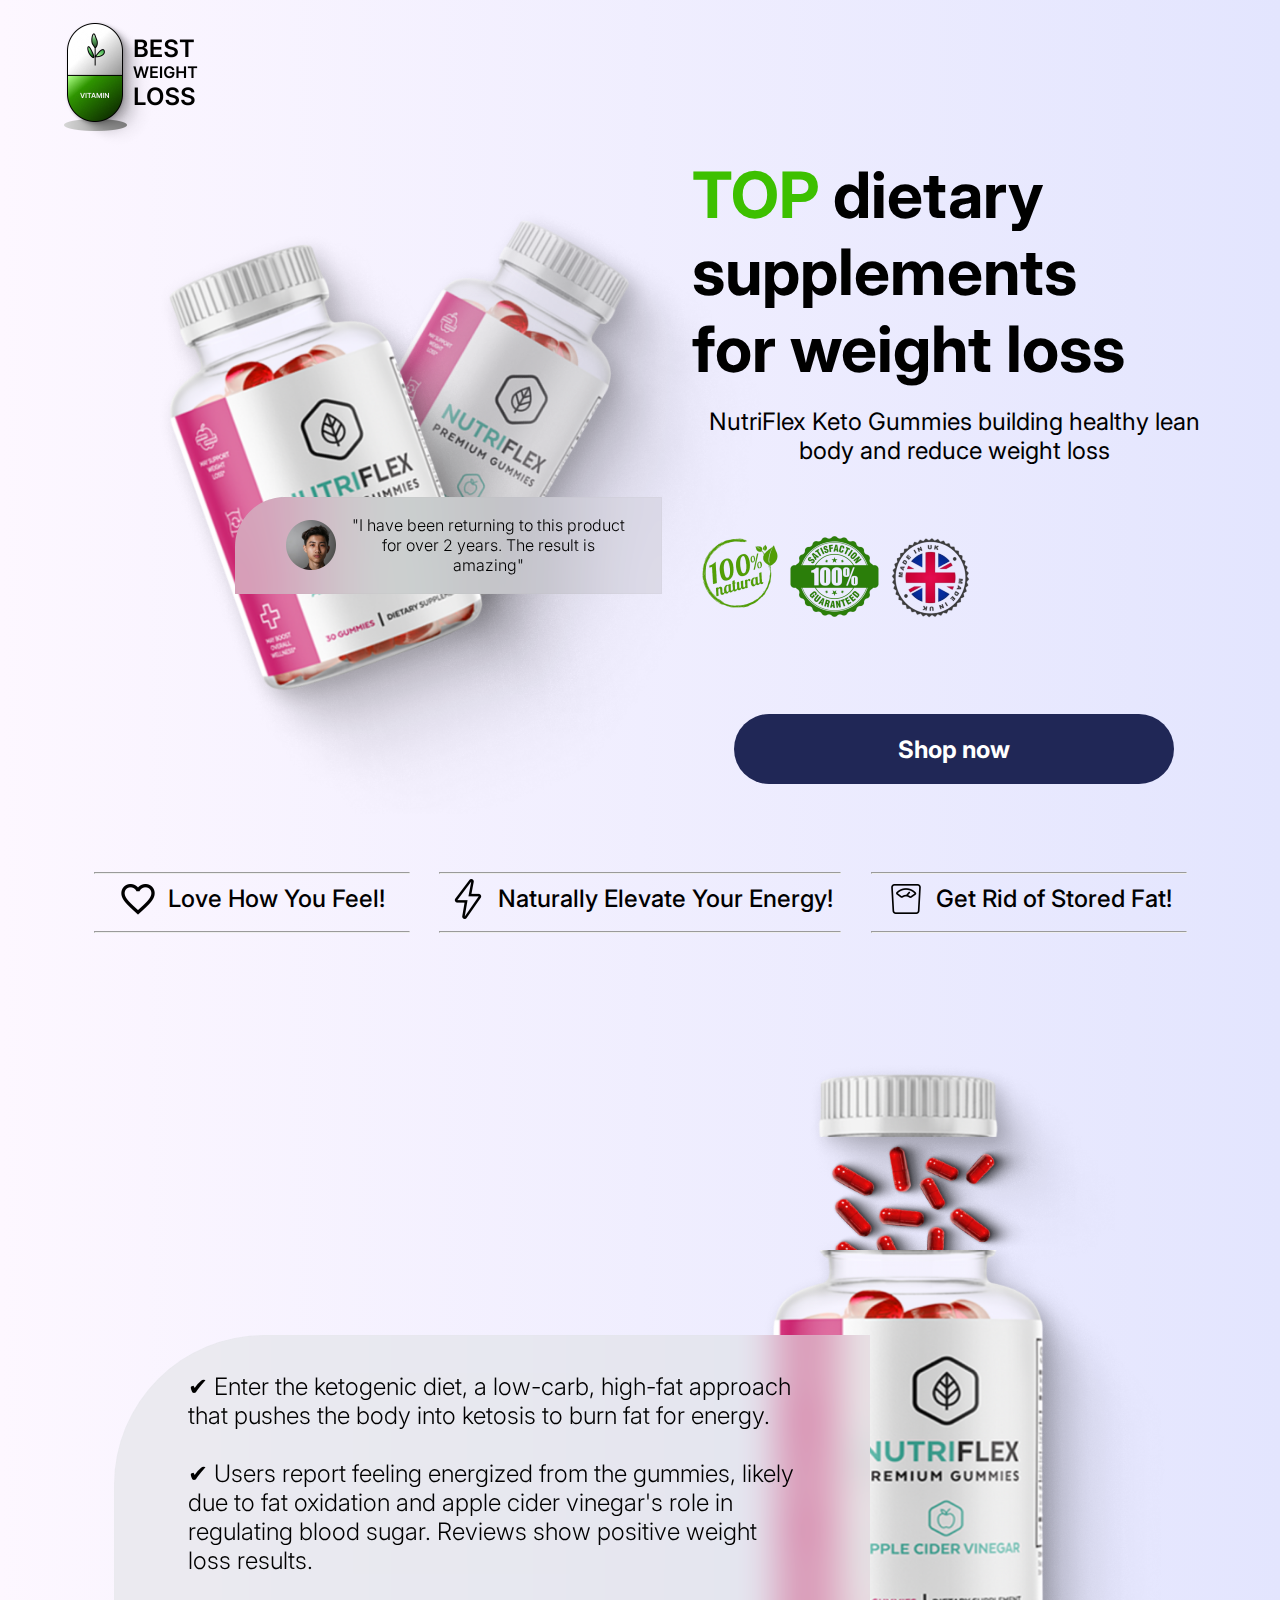
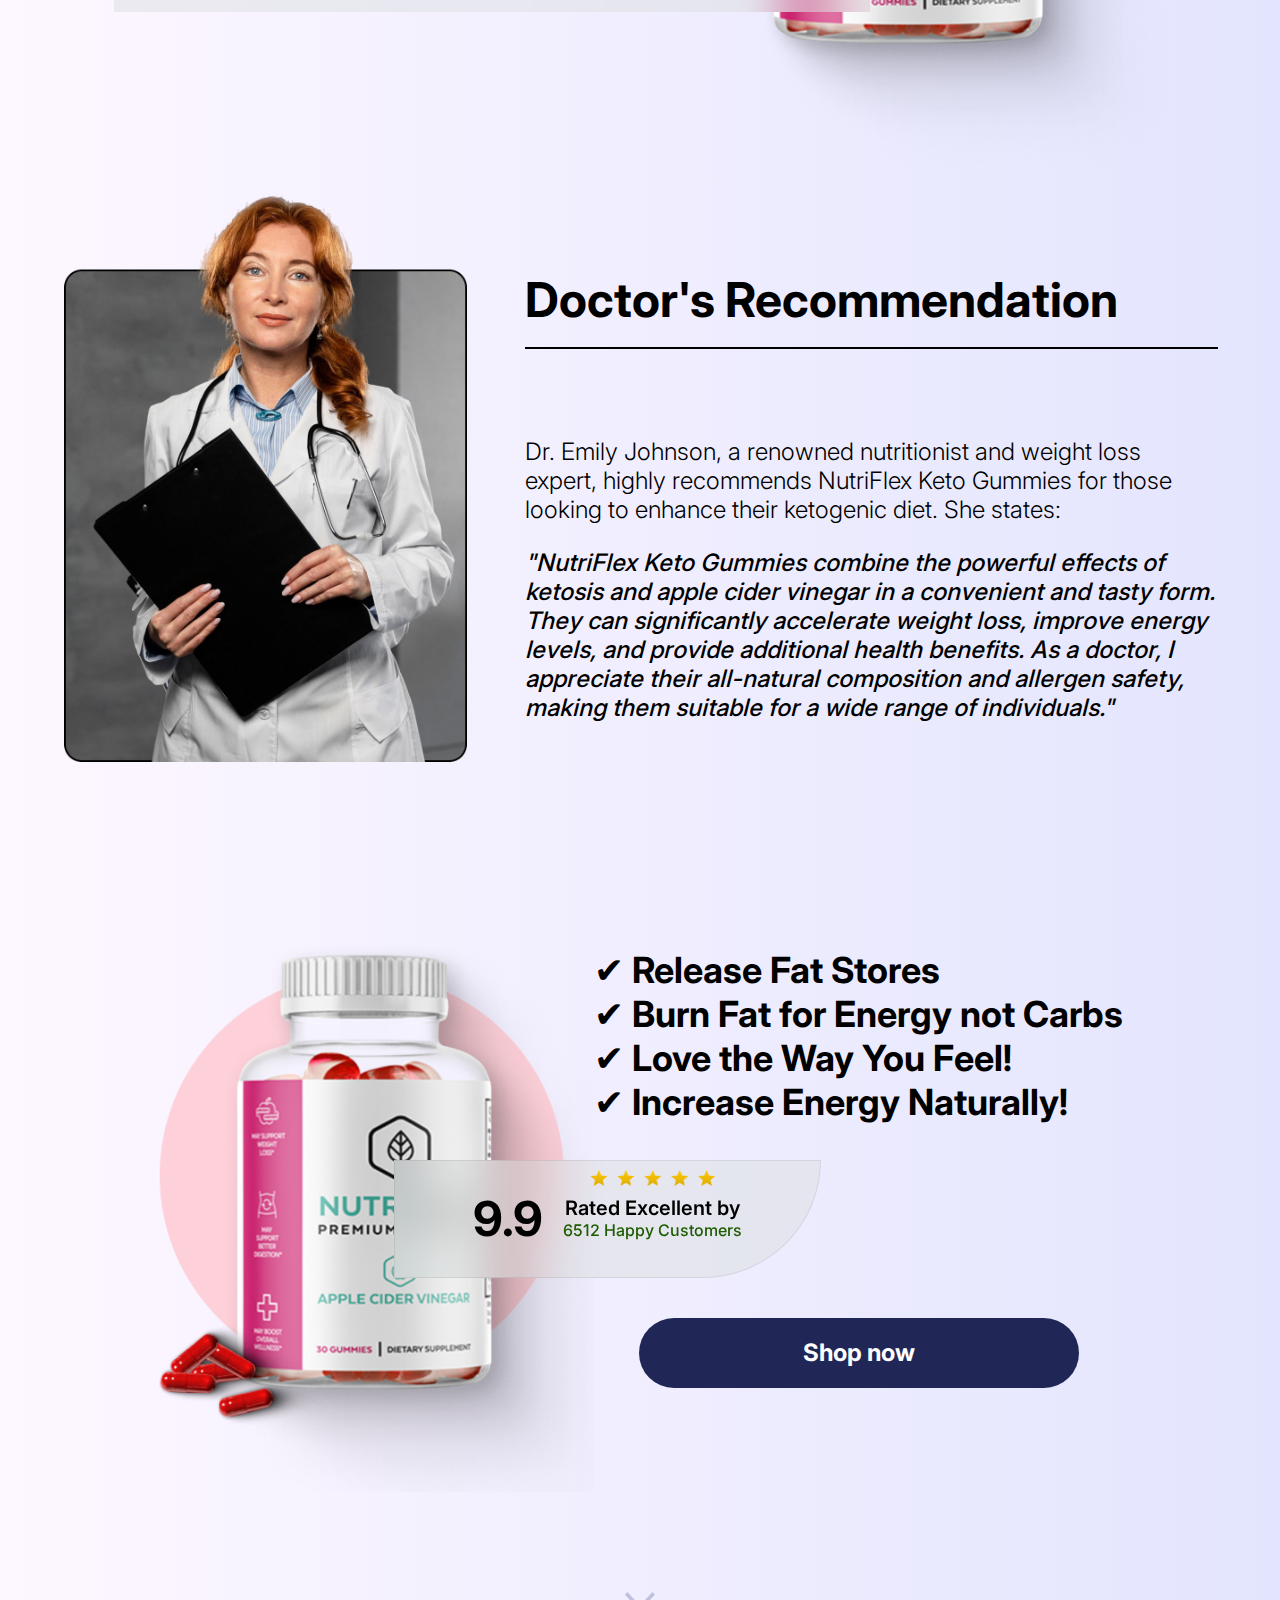
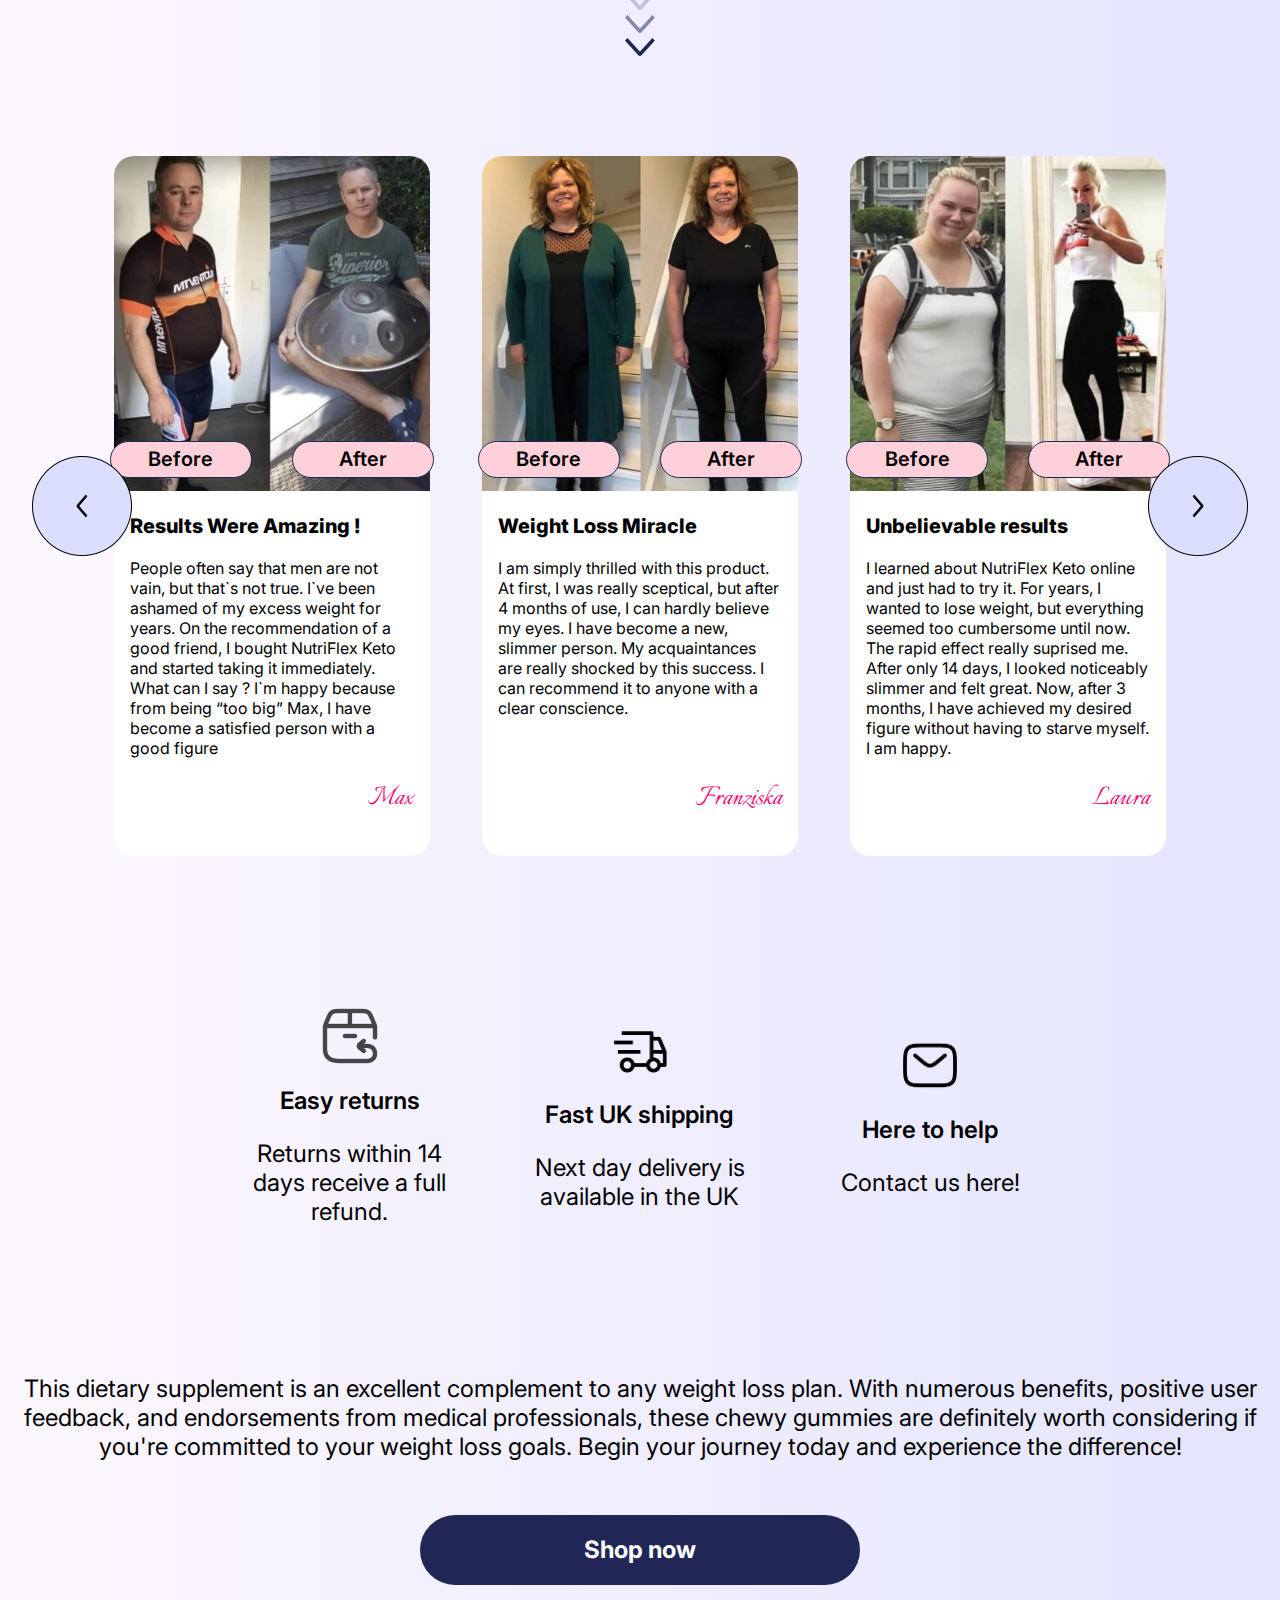
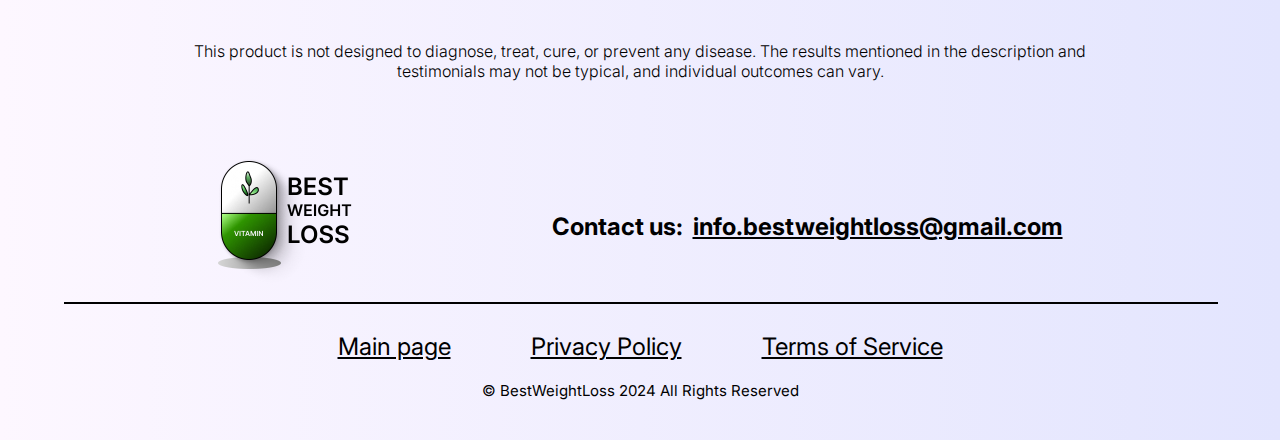
<file: index.html>
<!DOCTYPE html>
<html lang="en">
<head>
    <meta charset="UTF-8">
    <meta name="viewport" content="width=device-width, initial-scale=1.0">
    <title>Best Weight Loss</title>
    <link rel="stylesheet" href="style/css.css">
    <link rel="shortcut icon" href="img/logo.png" type="image/x-icon">
</head>
<body>

    <div class="logo">
        <div class="logo_blokc">
            <a href="/">
            <img src="img/logo.png" alt="">
            </a>
            <img class="mob_menu" data-act="" src="img/menu.png" alt="">
            <div class="menu_abs">
                <a href="/">Main page</a>
                <a href="privacy.html">Privacy Policy</a>
                <a href="terms.html">Terms of Service</a>
            </div>
        </div>
    </div>

    <div class="dietary">
        <div class="dietary_blokc">
            <div class="dietary_top_cont">
            <div class="dietary_cont">
                <img src="img/image-1.png" alt="">
                <h5>"I have been returning to this product for over 2 years. The result is amazing"</h5>
            </div>
        </div>
            <div class="dietary_text">
                <h1><span>TOP</span> dietary supplements <br> for weight loss</h1>
                <p>NutriFlex Keto Gummies building healthy lean body and reduce weight loss</p>
                <div class="dietary_1">
                    <img src="img/icon-1.png" alt="">
                    <img src="img/icon-2.png" alt="">
                    <img src="img/icon-3.png" alt="">
                </div>
                <div class="dietary_2">
                    <a href="shop.html">Shop now</a>
                </div>
            </div>
        </div>
    </div>

    <div class="naturally">
        <div class="naturally_blokc">
            <div class="naturally_cont">
                <hr>
                <div class="naturally_text">
                    <img src="img/icon-4.png" alt="">
                    <h4>Love How You Feel!</h4>
                </div>
                <hr>
            </div>
            <div class="naturally_cont">
                <hr class="big">
                <div class="naturally_text">
                    <img src="img/icon-5.png" alt="">
                    <h4>Naturally Elevate Your Energy!</h4>
                </div>
                <hr class="big">
            </div>
            <div class="naturally_cont">
                <hr>
                <div class="naturally_text">
                    <img src="img/icon-6.png" alt="">
                    <h4>Get Rid of Stored Fat!</h4>
                </div>
                <hr>
            </div>
        </div>
    </div>

    <div class="enter">
        <div class="enter_blokc">
            <div class="enter_cont">
                <p>
                    ✔ Enter the ketogenic diet, a low-carb, high-fat approach that pushes the body into ketosis to burn fat for energy.
                    <br><br>
                    ✔ Users report feeling energized from the gummies, likely due to fat oxidation and apple cider vinegar's role in regulating blood sugar. Reviews show positive weight loss results.
                </p>
            </div>
            <img src="img/photo-2.png" alt="">
        </div>
    </div>

    <div class="doctor">
        <div class="doctor_blokc">
            <img src="img/image.png" alt="">
            <div class="doctor_cont">
                <h1>Doctor's <br>Recommendation</h1>
                <hr>
                <p>Dr. Emily Johnson, a renowned nutritionist and weight loss expert, highly recommends NutriFlex Keto Gummies for those looking to enhance their ketogenic diet. She states:</p>
                <h5>"NutriFlex Keto Gummies combine the powerful effects of ketosis and apple cider vinegar in a convenient and tasty form. They can significantly accelerate weight loss, improve energy levels, and provide additional health benefits. As a doctor, I appreciate their all-natural composition and allergen safety, making them suitable for a wide range of individuals."</h5>
            </div>
        </div>
    </div>

    <div class="stores">
        <div class="stores_blokc">
            <img src="img/photo-3.png" class="pc_img" alt="">
            <div class="stores_cont">
                <img src="img/photo-3.png" class="mob_img" alt="">
                <h3 class="pc_img">
                   <span> ✔</span> Release Fat Stores <br>
                   <span> ✔</span> Burn Fat for Energy not Carbs <br>
                   <span> ✔</span> Love the Way You Feel! <br>
                   <span> ✔</span> Increase Energy Naturally!
                </h3>
                <div class="stores_1">
                    <h4>9.9</h4>
                    <div class="stores_2">
                        <img src="img/stars.png" alt="">
                        <h4>Rated Excellent by</h4>
                        <h5>6512 Happy Customers</h5>
                    </div>
                </div>
                <h3 class="mob_img">
                    <span> ✔</span> Release Fat Stores <br>
                    <span> ✔</span> Burn Fat for Energy not Carbs <br>
                    <span> ✔</span> Love the Way You Feel! <br>
                    <span> ✔</span> Increase Energy Naturally!
                 </h3>
                <div class="center">
                <a href="shop.html">Shop now</a>
            </div>
            </div>
        </div>
    </div>

    <div class="image">
        <img src="img/frame.png" alt="">
    </div>

    <div class="before none" >
        <div class="before_blokc" id="first">
            <img class="knopka_1 prev" src="img/btn-1.png" alt="">
            <div class="before_cont">
                <img src="img/before-1.png" alt="">
                <div class="bef">
                    <h4>Before</h4>
                    <h4>After</h4>
                </div>
                <h5>Results Were Amazing !</h5>
                <p>People often say that men are not vain, but that`s not true. I`ve been ashamed of my excess weight for years. On the recommendation of a good friend, I bought NutriFlex Keto and started taking it immediately. What can I say ? I`m happy because from being “too big” Max, I have become a satisfied person with a good figure</p>
                    <h3>Max</h3>
            </div>
            <div class="before_cont none">
                <img src="img/before-2.png" alt="">
                <div class="bef">
                    <h4>Before</h4>
                    <h4>After</h4>
                </div>
                <h5>Weight Loss Miracle</h5>
                <p>I am simply thrilled with this product. At first, I was really sceptical, but after 4 months of use, I can hardly believe my eyes. I have become a new, slimmer person. My acquaintances are really shocked by this success. I can recommend it to anyone with a clear conscience.</p>
                    <h3>Franziska</h3>
            </div>
            <div class="before_cont none">
                <img src="img/before-3.png" alt="">
                <div class="bef">
                    <h4>Before</h4>
                    <h4>After</h4>
                </div>
                <h5>Unbelievable results</h5>
                <p>I learned about NutriFlex Keto online and just had to try it. For years, I wanted to lose weight, but everything seemed too cumbersome until now. The rapid effect really suprised me. After only 14 days, I looked noticeably slimmer and felt great. Now, after 3 months, I have achieved my desired figure without having to starve myself. I am happy.</p>
                    <h3>Laura</h3>
            </div>
            <img class="knopka_2 next" src="img/btn-2.png" alt="">
        </div>

        <div class="before_blokc" style="display: none;">
            <img class="knopka_1 prev" src="img/btn-1.png" alt="">
            <div class="before_cont">
                <img src="img/before-2.png" alt="">
                <div class="bef">
                    <h4>Before</h4>
                    <h4>After</h4>
                </div>
                <h5>Weight Loss Miracle </h5>
                <p>I am simply thrilled with this product. At first, I was really sceptical, but after 4 months of use, I can hardly believe my eyes. I have become a new, slimmer person. My acquaintances are really shocked by this success. I can recommend it to anyone with a clear conscience.</p>
                    <h3>Franziska</h3>
            </div>
            <div class="before_cont none">
                <img src="img/before-3.png" alt="">
                <div class="bef">
                    <h4>Before</h4>
                    <h4>After</h4>
                </div>
                <h5>Unbelievable results</h5>
                <p>I learned about NutriFlex Keto online and just had to try it. For years, I wanted to lose weight, but everything seemed too cumbersome until now. The rapid effect really suprised me. After only 14 days, I looked noticeably slimmer and felt great. Now, after 3 months, I have achieved my desired figure without having to starve myself. I am happy.</p>
                    <h3>Laura</h3>
            </div>
            <div class="before_cont none">
                <img src="img/before-4.png" alt="">
                <div class="bef">
                    <h4>Before</h4>
                    <h4>After</h4>
                </div>
                <h5>Life - Changing</h5>
                <p>I managed to lose over 19 stone (125 kg) ! NutriFlex Keto has transformed me into a new person. I have much more confidence, and shopping is fun again, og course, with three sizes smaller. Seriously, try it for yourself, because I wish this fantastic experience for everyone struggling with excees weight.</p>
                    <h3>Anna</h3>
            </div>
            <img class="knopka_2 next" src="img/btn-2.png" alt="">
        </div>

        <div class="before_blokc" style="display: none;">
            <img class="knopka_1 prev" src="img/btn-1.png" alt="">
            <div class="before_cont">
                <img src="img/before-3.png" alt="">
                <div class="bef">
                    <h4>Before</h4>
                    <h4>After</h4>
                </div>
                <h5>Unbelievable results</h5>
                <p>I learned about NutriFlex Keto online and just had to try it. For years, I wanted to lose weight, but everything seemed too cumbersome until now. The rapid effect really suprised me. After only 14 days, I looked noticeably slimmer and felt great. Now, after 3 months, I have achieved my desired figure without having to starve myself. I am happy.</p>
                    <h3>Laura</h3>
            </div>
            <div class="before_cont none">
                <img src="img/before-4.png" alt="">
                <div class="bef">
                    <h4>Before</h4>
                    <h4>After</h4>
                </div>
                <h5>Life - Changing</h5>
                <p>I managed to lose over 19 stone (125 kg) ! NutriFlex Keto has transformed me into a new person. I have much more confidence, and shopping is fun again, og course, with three sizes smaller. Seriously, try it for yourself, because I wish this fantastic experience for everyone struggling with excees weight.</p>
                    <h3>Anna</h3>
            </div>
            <div class="before_cont none">
                <img src="img/before-5.png" alt="">
                <div class="bef">
                    <h4>Before</h4>
                    <h4>After</h4>
                </div>
                <h5>Amazing Product</h5>
                <p>I hate gyms and I`m not a fan of endless jogging or anything like that. I saw the advertisement for this diet product on TV and thought, why not ? I ordered it and started taking it right after giving birth. No feeling of hunger and enough energy for my work, despite the diet, really great, and the best part is that i have lost over 15 stone (95 kg) and feel fantastic. I`m going to stick with it</p>
                    <h3>Sofia</h3>
            </div>
            <img class="knopka_2 next" src="img/btn-2.png" alt="">
        </div>

        <div class="before_blokc" style="display: none;"  id="last">
            <img class="knopka_1 prev" src="img/btn-1.png" alt="">
            <div class="before_cont">
                <img src="img/before-4.png" alt="">
                <div class="bef">
                    <h4>Before</h4>
                    <h4>After</h4>
                </div>
                <h5>Life - Changing</h5>
                <p>I managed to lose over 19 stone (125 kg) ! NutriFlex Keto has transformed me into a new person. I have much more confidence, and shopping is fun again, og course, with three sizes smaller. Seriously, try it for yourself, because I wish this fantastic experience for everyone struggling with excees weight.</p>
                    <h3>Anna</h3>
            </div>
            <div class="before_cont none">
                <img src="img/before-5.png" alt="">
                <div class="bef">
                    <h4>Before</h4>
                    <h4>After</h4>
                </div>
                <h5>Amazing Product</h5>
                <p>I hate gyms and I`m not a fan of endless jogging or anything like that. I saw the advertisement for this diet product on TV and thought, why not ? I ordered it and started taking it right after giving birth. No feeling of hunger and enough energy for my work, despite the diet, really great, and the best part is that i have lost over 15 stone (95 kg) and feel fantastic. I`m going to stick with it</p>
                    <h3>Sofia</h3>
            </div>
            <div class="before_cont none">
                <img src="img/before-6.png" alt="">
                <div class="bef">
                    <h4>Before</h4>
                    <h4>After</h4>
                </div>
                <h5>Incredible Results</h5>
                <p>A big thank you to the NutriFlex Keto team. Not only have I finally achieved the figure of my dreams, but I am also thrilled with the fantastic service. Next summer can come, and at last, I can go swimming without feeling the need to be ashamed of my stomach. Thank you, you are amazing.</p>
                    <h3>John</h3>
            </div>
            <img class="knopka_2 next" src="img/btn-2.png" alt="">
        </div>
    </div>

    <div class="before mob_vis" >
        <div class="before_blokc" id="first_mob">
            <img class="knopka_1 prev" src="img/btn-1.png" alt="">
            <div class="before_cont">
                <img src="img/before-1.png" alt="">
                <div class="bef">
                    <h4>Before</h4>
                    <h4>After</h4>
                </div>
                <h5>Results Were Amazing !</h5>
                <p>People often say that men are not vain, but that`s not true. I`ve been ashamed of my excess weight for years. On the recommendation of a good friend, I bought NutriFlex Keto and started taking it immediately. What can I say ? I`m happy because from being “too big” Max, I have become a satisfied person with a good figure</p>
                    <h3>Max</h3>
            </div>
           
            <img class="knopka_2 next" src="img/btn-2.png" alt="">
        </div>
        <div class="before_blokc" style="display: none;">
            <img class="knopka_1 prev_mob" src="img/btn-1.png" alt="">
            <div class="before_cont">
                <img src="img/before-2.png" alt="">
                <div class="bef">
                    <h4>Before</h4>
                    <h4>After</h4>
                </div>
                <h5>Weight Loss Miracle </h5>
                <p>I am simply thrilled with this product. At first, I was really sceptical, but after 4 months of use, I can hardly believe my eyes. I have become a new, slimmer person. My acquaintances are really shocked by this success. I can recommend it to anyone with a clear conscience.</p>
                    <h3>Franziska</h3>
            </div>
           
            <img class="knopka_2 next_mob" src="img/btn-2.png" alt="">
        </div>

        <div class="before_blokc" style="display: none;">
            <img class="knopka_1 prev_mob" src="img/btn-1.png" alt="">
            <div class="before_cont">
                <img src="img/before-3.png" alt="">
                <div class="bef">
                    <h4>Before</h4>
                    <h4>After</h4>
                </div>
                <h5>Unbelievable results</h5>
                <p>I learned about NutriFlex Keto online and just had to try it. For years, I wanted to lose weight, but everything seemed too cumbersome until now. The rapid effect really suprised me. After only 14 days, I looked noticeably slimmer and felt great. Now, after 3 months, I have achieved my desired figure without having to starve myself. I am happy.</p>
                    <h3>Laura</h3>
            </div>
           
            <img class="knopka_2 next_mob" src="img/btn-2.png" alt="">
        </div>

        <div class="before_blokc" style="display: none;">
            <img class="knopka_1 prev_mob" src="img/btn-1.png" alt="">
            <div class="before_cont">
                <img src="img/before-4.png" alt="">
                <div class="bef">
                    <h4>Before</h4>
                    <h4>After</h4>
                </div>
                <h5>Life - Changing</h5>
                <p>I managed to lose over 19 stone (125 kg) ! NutriFlex Keto has transformed me into a new person. I have much more confidence, and shopping is fun again, og course, with three sizes smaller. Seriously, try it for yourself, because I wish this fantastic experience for everyone struggling with excees weight.</p>
                    <h3>Anna</h3>
            </div>
           
            <img class="knopka_2 next_mob" src="img/btn-2.png" alt="">
        </div>

        <div class="before_blokc" style="display: none;">
            <img class="knopka_1 prev_mob" src="img/btn-1.png" alt="">
            <div class="before_cont">
                <img src="img/before-5.png" alt="">
                <div class="bef">
                    <h4>Before</h4>
                    <h4>After</h4>
                </div>
                <h5>Amazing Product</h5>
                <p>I hate gyms and I`m not a fan of endless jogging or anything like that. I saw the advertisement for this diet product on TV and thought, why not ? I ordered it and started taking it right after giving birth. No feeling of hunger and enough energy for my work, despite the diet, really great, and the best part is that i have lost over 15 stone (95 kg) and feel fantastic. I`m going to stick with it</p>
                    <h3>Sofia</h3>
            </div>
           
            <img class="knopka_2 next_mob" src="img/btn-2.png" alt="">
        </div>

        <div class="before_blokc" id="last_mob" style="display: none;">
            <img class="knopka_1 prev_mob" src="img/btn-1.png" alt="">
            <div class="before_cont">
                <img src="img/before-6.png" alt="">
                <div class="bef">
                    <h4>Before</h4>
                    <h4>After</h4>
                </div>
                <h5>Incredible Results</h5>
                <p>A big thank you to the NutriFlex Keto team. Not only have I finally achieved the figure of my dreams, but I am also thrilled with the fantastic service. Next summer can come, and at last, I can go swimming without feeling the need to be ashamed of my stomach. Thank you, you are amazing.</p>
                    <h3>John</h3>
            </div>
           
            <img class="knopka_2 next_mob" src="img/btn-2.png" alt="">
        </div>
    </div>
    <div class="easy">
        <div class="easy_blokc">
            <div class="easy_cont">
                <img src="img/img-1.png" alt="">
                <h5>Easy returns</h5>
                <p>Returns within 14 days receive a full refund.</p>
            </div>
            <div class="easy_cont">
                <img src="img/img-2.png" alt="">
                <h5>Fast UK shipping</h5>
                <p>Next day delivery is available in the UK</p>
            </div>
            <div class="easy_cont">
                <img src="img/img-3.png" alt="">
                <h5>Here to help</h5>
                <p>Contact us here!</p>
            </div>
        </div>
    </div>

    <div class="dietary none_bg">
        <div class="dietary_blokc_bottom">
            <p>This dietary supplement is an excellent complement to any weight loss plan. With numerous benefits, positive user feedback, and endorsements from medical professionals, these chewy gummies are definitely worth considering if you're committed to your weight loss goals. Begin your journey today and experience the difference!</p>
            <a href="shop.html">Shop now</a>
            <h5>This product is not designed to diagnose, treat, cure, or prevent any disease. The results mentioned in the description and testimonials may not be typical, and individual outcomes can vary.</h5>
        </div>
    </div>

    <footer>
        <div class="end">
            <div class="end_cont">
                <a href="/">
                <img src="img/logo.png" alt="">
                </a>
                <div class="end_1">
                    <p>Contact us:</p>
                    <h5>info.bestweightloss@gmail.com</h5>
                </div>
            </div>
                <hr>
                <div class="end_text">
                    <a href="/">Main page</a>
                    <a href="privacy.html">Privacy Policy</a>
                    <a href="terms.html">Terms of Service</a>
                </div>
                <h4>© BestWeightLoss 2024 All Rights Reserved</h4>
        </div>
    </footer>
    <script src="https://code.jquery.com/jquery-3.7.1.min.js" integrity="sha256-/JqT3SQfawRcv/BIHPThkBvs0OEvtFFmqPF/lYI/Cxo=" crossorigin="anonymous"></script>
    <script>
        $('.next').on('click',function(){
            if($(this).parent().attr('id') == 'last'){
                $(this).parent().css('display','none');
                $('#first').css('display','flex');
            }else{
                $(this).parent().css('display','none');
                $(this).parent().next().css('display','flex');
            }
        });
        $('.prev').on('click',function(){
            if($(this).parent().attr('id') == 'first'){
                $(this).parent().css('display','none');
                $('#last').css('display','flex');
            }else{
                $(this).parent().css('display','none');
                $(this).parent().prev().css('display','flex');
            }
        });

        $('.next_mob').on('click',function(){
            if($(this).parent().attr('id') == 'last_mob'){
                $(this).parent().css('display','none');
                $('#first_mob').css('display','flex');
            }else{
                $(this).parent().css('display','none');
                $(this).parent().next().css('display','flex');
            }
        });
        $('.prev_mob').on('click',function(){
            if($(this).parent().attr('id') == 'first_mob'){
                $(this).parent().css('display','none');
                $('#last_mob').css('display','flex');
            }else{
                $(this).parent().css('display','none');
                $(this).parent().prev().css('display','flex');
            }
        });
        $('.mob_menu').on('click',function(){
            if($(this).attr('data-act') == 'act'){
                $(this).attr('data-act','');
                $('.menu_abs').css('display','none');
            }else{
                $(this).attr('data-act','act');
                $('.menu_abs').css('display','flex');
            }
        });
    </script>
</body>
</html>
</file>
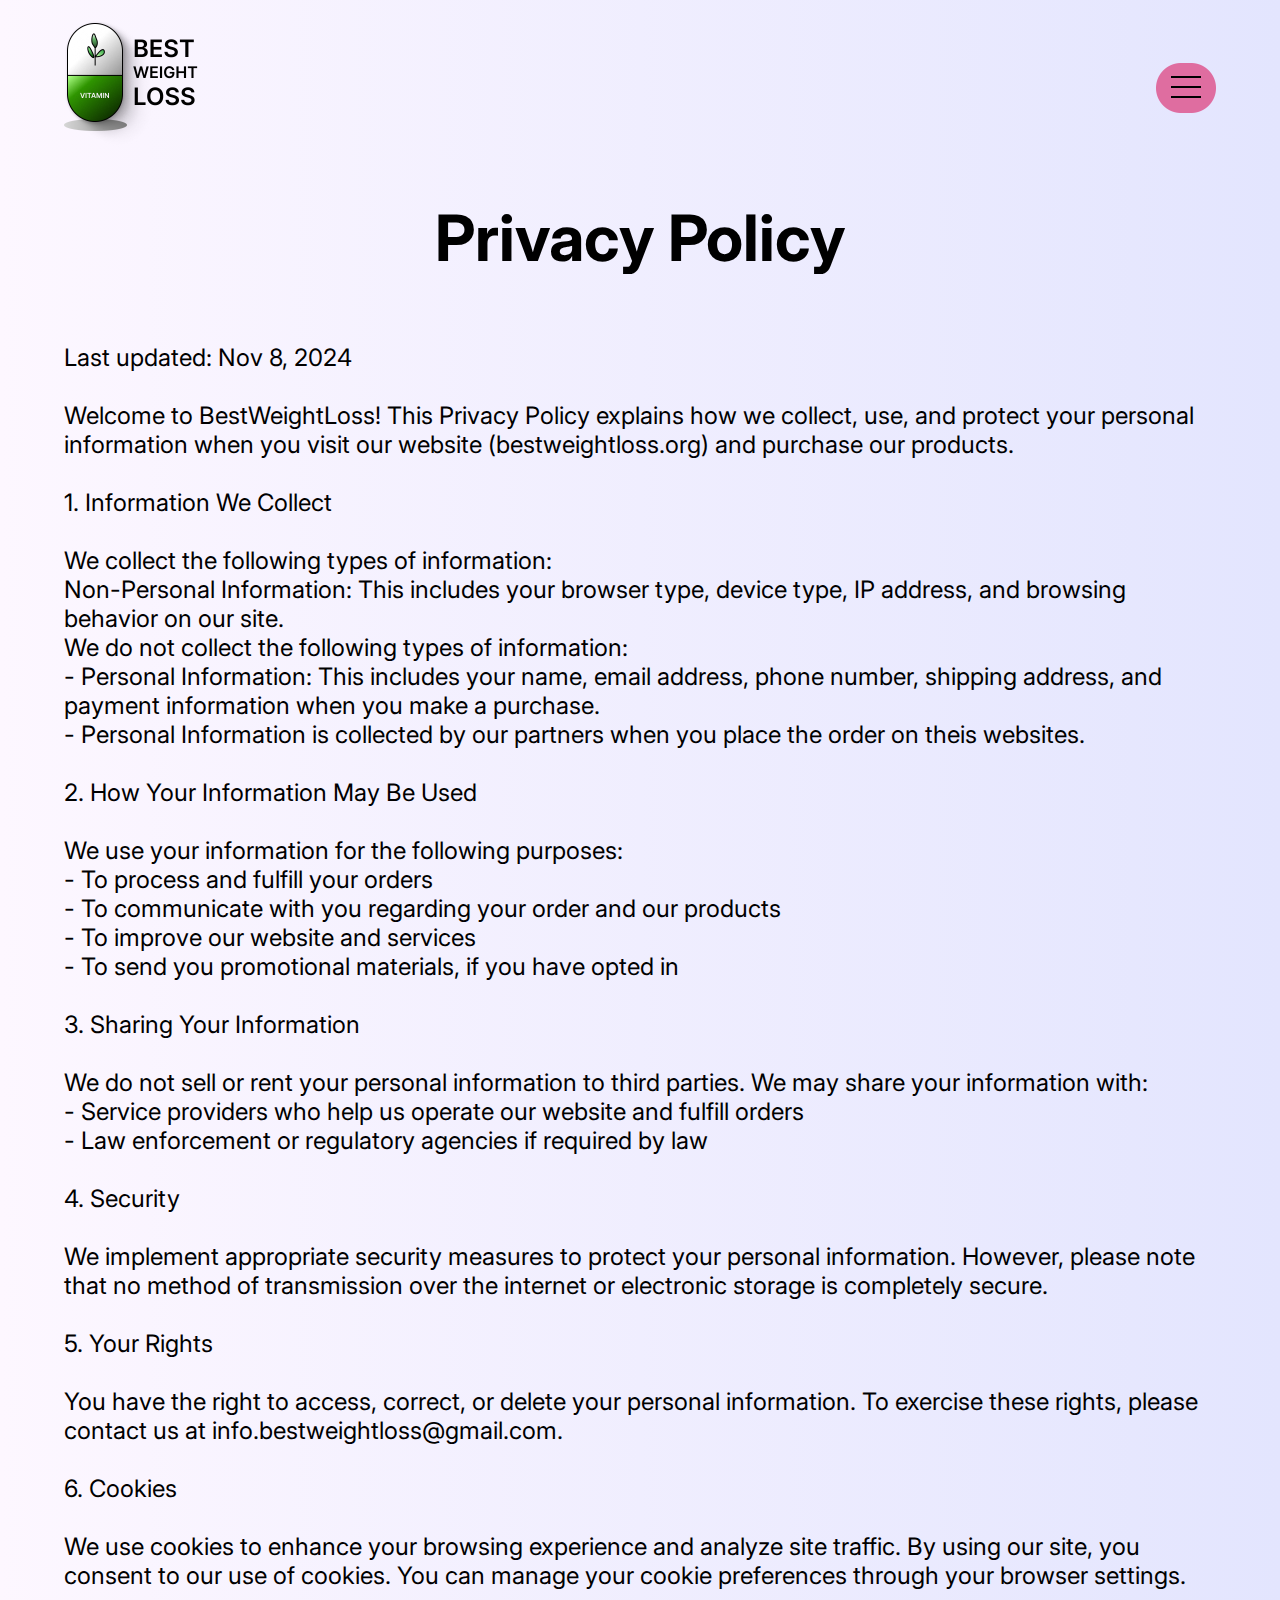
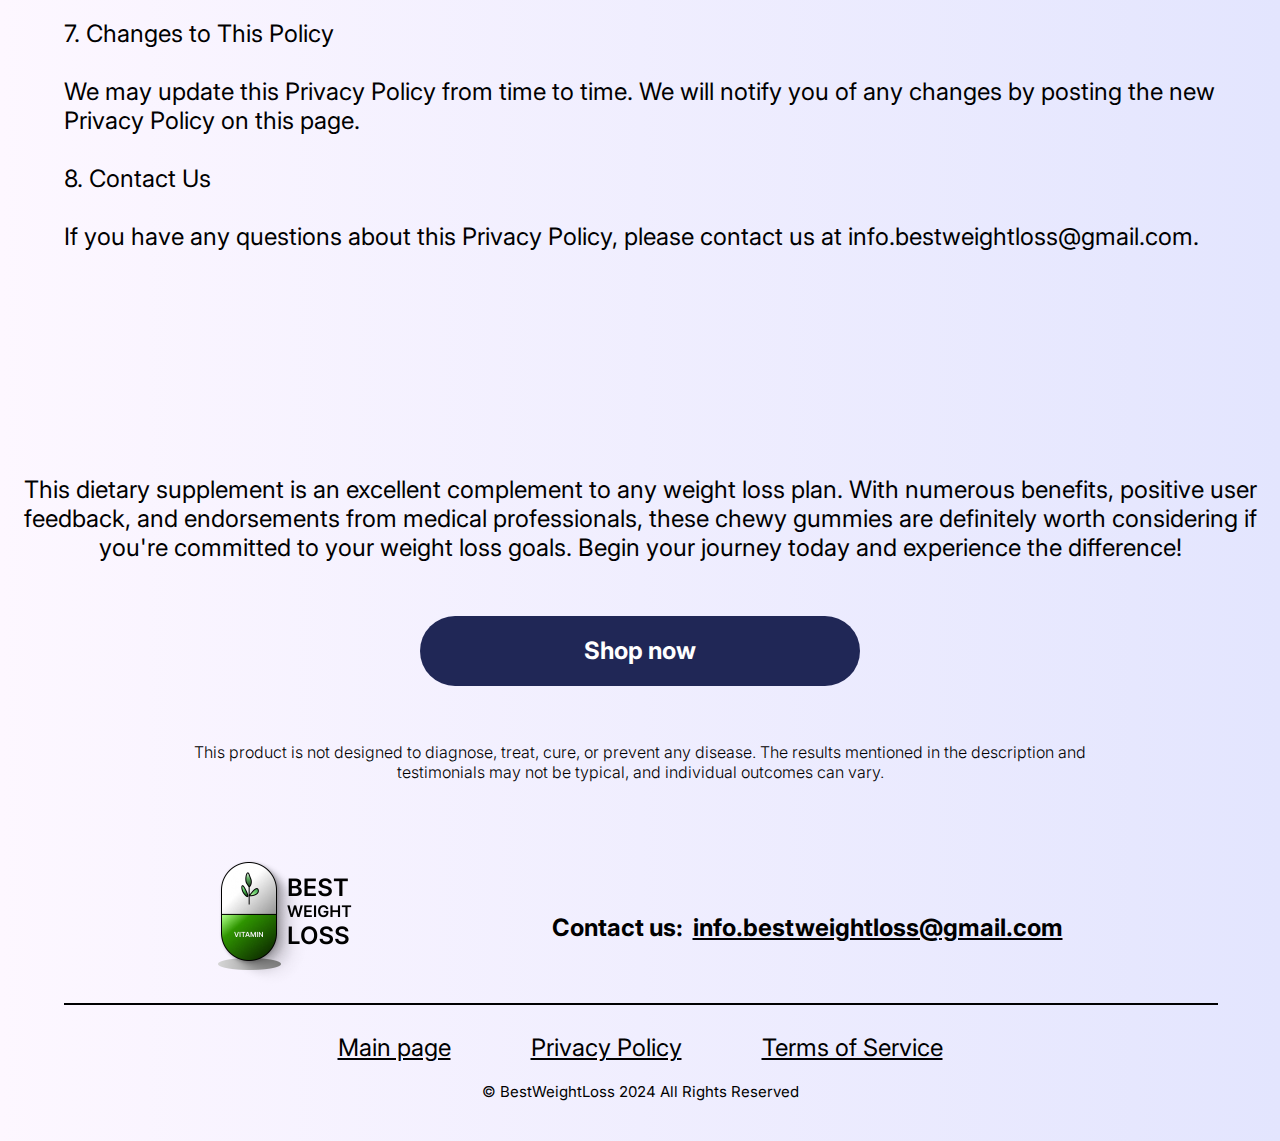
<file: privacy.html>
<!DOCTYPE html>
<html lang="en">
<head>
    <meta charset="UTF-8">
    <meta name="viewport" content="width=device-width, initial-scale=1.0">
    <title>Best Weight Loss</title>
    <link rel="stylesheet" href="style/css.css">
    <link rel="shortcut icon" href="img/logo.png" type="image/x-icon">
</head>
<body>

    <div class="logo">
        <div class="logo_blokc">
            <a href="/">
            <img src="img/logo.png" alt="">
            </a>
            <img class="mob_menu hed" src="img/menu.png" alt="">
            <div class="menu_abs">
                <a href="/">Main page</a>
                <a href="privacy.html">Privacy Policy</a>
                <a href="terms.html">Terms of Service</a>
            </div>
        </div>
    </div>

    <div class="priv">
        <div class="priv_blokc">
            <h1>Privacy Policy</h1>
            <p>
                Last updated: Nov 8, 2024<br><br>

Welcome to BestWeightLoss! This Privacy Policy explains how we collect, use, and protect your personal information when you visit our website (bestweightloss.org) and purchase our products.
<br><br>
1. Information We Collect
<br><br>
We collect the following types of information:
<br>
Non-Personal Information: This includes your browser type, device type, IP address, and browsing behavior on our site.
<br>
We do not collect the following types of information:
<br>
- Personal Information: This includes your name, email address, phone number, shipping address, and payment information when you make a purchase.<br>
- Personal Information is collected by our partners when you place the order on theis websites.
<br><br>
2. How Your Information May Be Used
<br><br>
We use your information for the following purposes:
<br>
- To process and fulfill your orders<br>
- To communicate with you regarding your order and our products<br>
- To improve our website and services<br>
- To send you promotional materials, if you have opted in<br><br>

3. Sharing Your Information<br><br>

We do not sell or rent your personal information to third parties. We may share your information with:
<br>
- Service providers who help us operate our website and fulfill orders<br>
- Law enforcement or regulatory agencies if required by law<br><br>

4. Security
<br><br>
We implement appropriate security measures to protect your personal information. However, please note that no method of transmission over the internet or electronic storage is completely secure.<br><br>

5. Your Rights
<br><br>
You have the right to access, correct, or delete your personal information. To exercise these rights, please contact us at info.bestweightloss@gmail.com.
<br><br>
6. Cookies
<br><br>
We use cookies to enhance your browsing experience and analyze site traffic. By using our site, you consent to our use of cookies. You can manage your cookie preferences through your browser settings.
<br><br>
7. Changes to This Policy
<br><br>
We may update this Privacy Policy from time to time. We will notify you of any changes by posting the new Privacy Policy on this page.
<br><br>
8. Contact Us
<br><br>
If you have any questions about this Privacy Policy, please contact us at info.bestweightloss@gmail.com.
                
            </p>
        </div>
    </div>

    <div class="dietary none_bg">
        <div class="dietary_blokc_bottom">
            <p>This dietary supplement is an excellent complement to any weight loss plan. With numerous benefits, positive user feedback, and endorsements from medical professionals, these chewy gummies are definitely worth considering if you're committed to your weight loss goals. Begin your journey today and experience the difference!</p>
            <a href="shop.html">Shop now</a>
            <h5>This product is not designed to diagnose, treat, cure, or prevent any disease. The results mentioned in the description and testimonials may not be typical, and individual outcomes can vary.</h5>
        </div>
    </div>

    <footer>
        <div class="end">
            <div class="end_cont">
                <a href="/">
                <img src="img/logo.png" alt="">
                </a>
                <div class="end_1">
                    <p>Contact us:</p>
                    <h5>info.bestweightloss@gmail.com</h5>
                </div>
            </div>
                <hr>
                <div class="end_text">
                    <a href="/">Main page</a>
                    <a href="privacy.html">Privacy Policy</a>
                    <a href="terms.html">Terms of Service</a>
                </div>
                <h4>© BestWeightLoss 2024 All Rights Reserved</h4>
        </div>
    </footer>
    <script src="https://code.jquery.com/jquery-3.7.1.min.js" integrity="sha256-/JqT3SQfawRcv/BIHPThkBvs0OEvtFFmqPF/lYI/Cxo=" crossorigin="anonymous"></script>
    <script>
          $('.mob_menu').on('click',function(){
            if($(this).attr('data-act') == 'act'){
                $(this).attr('data-act','');
                $('.menu_abs').css('display','none');
            }else{
                $(this).attr('data-act','act');
                $('.menu_abs').css('display','flex');
            }
        });
    </script>
</body>
</html>
</file>
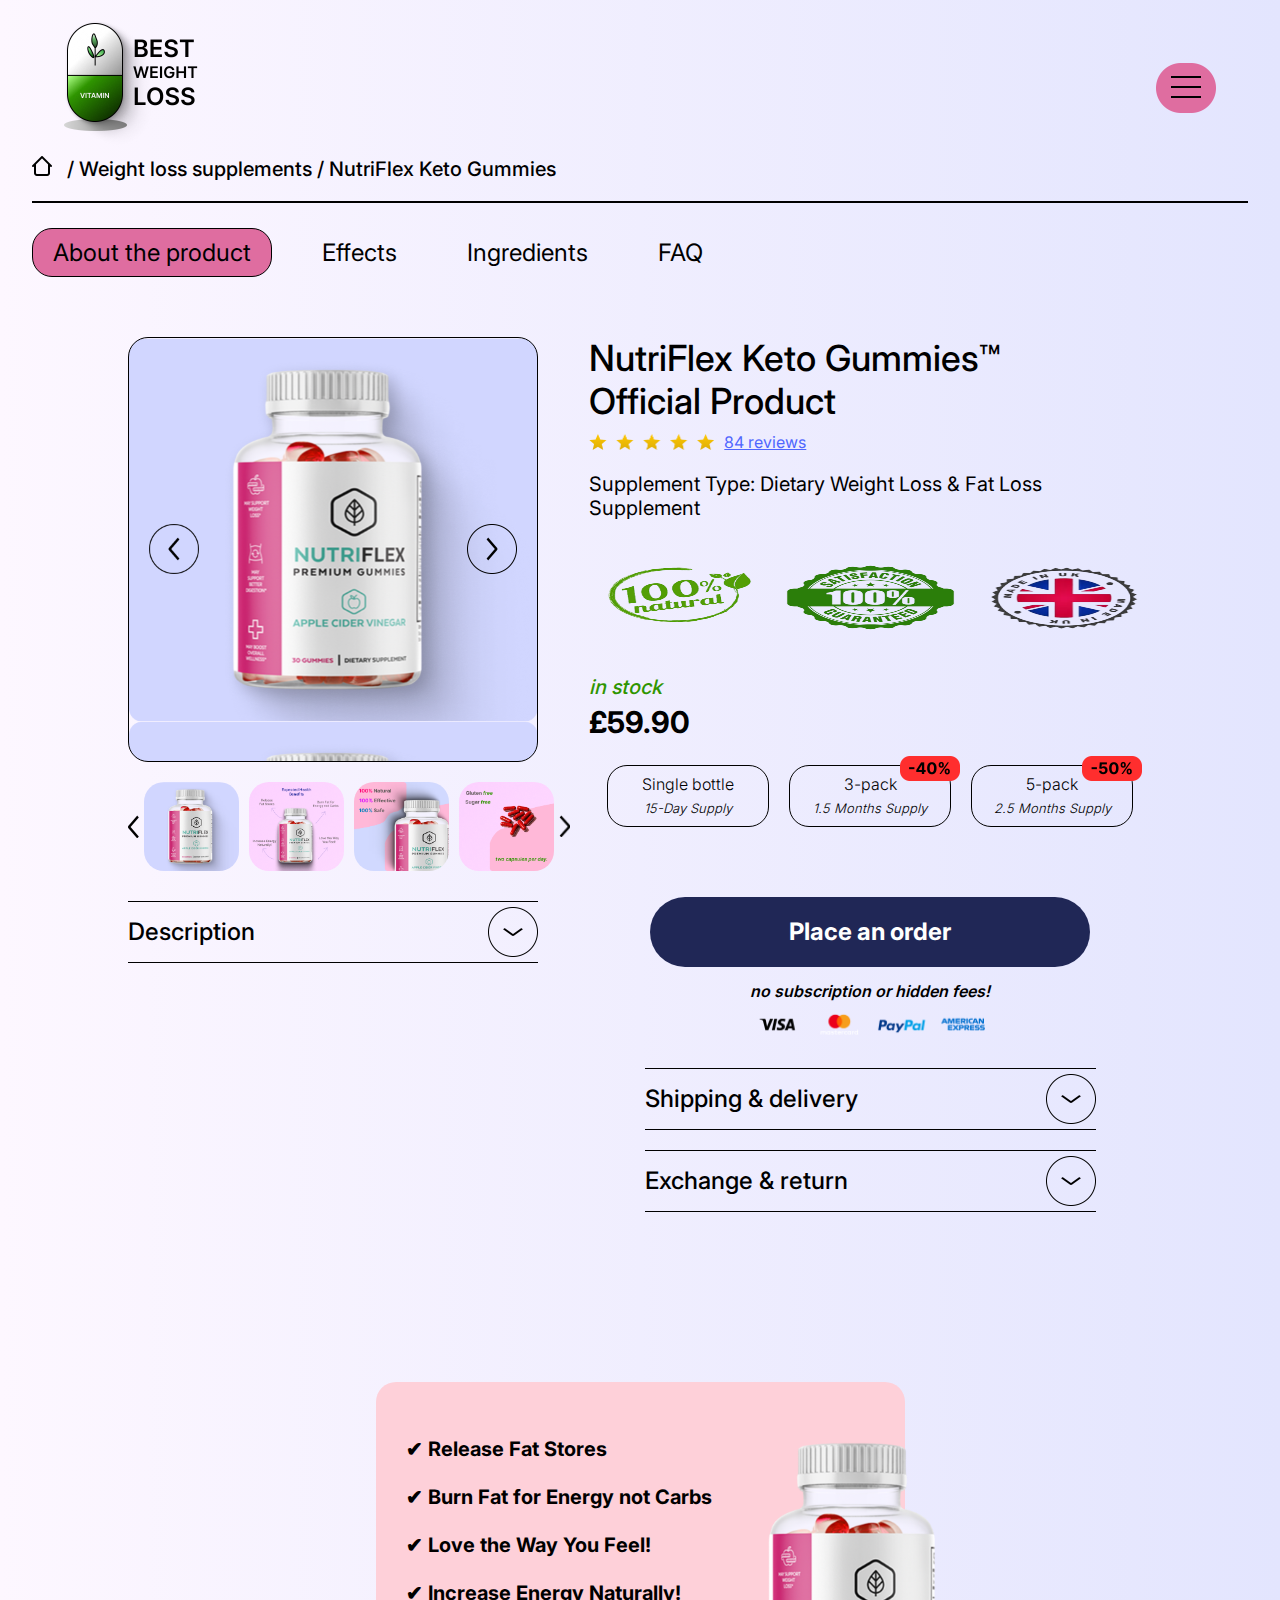
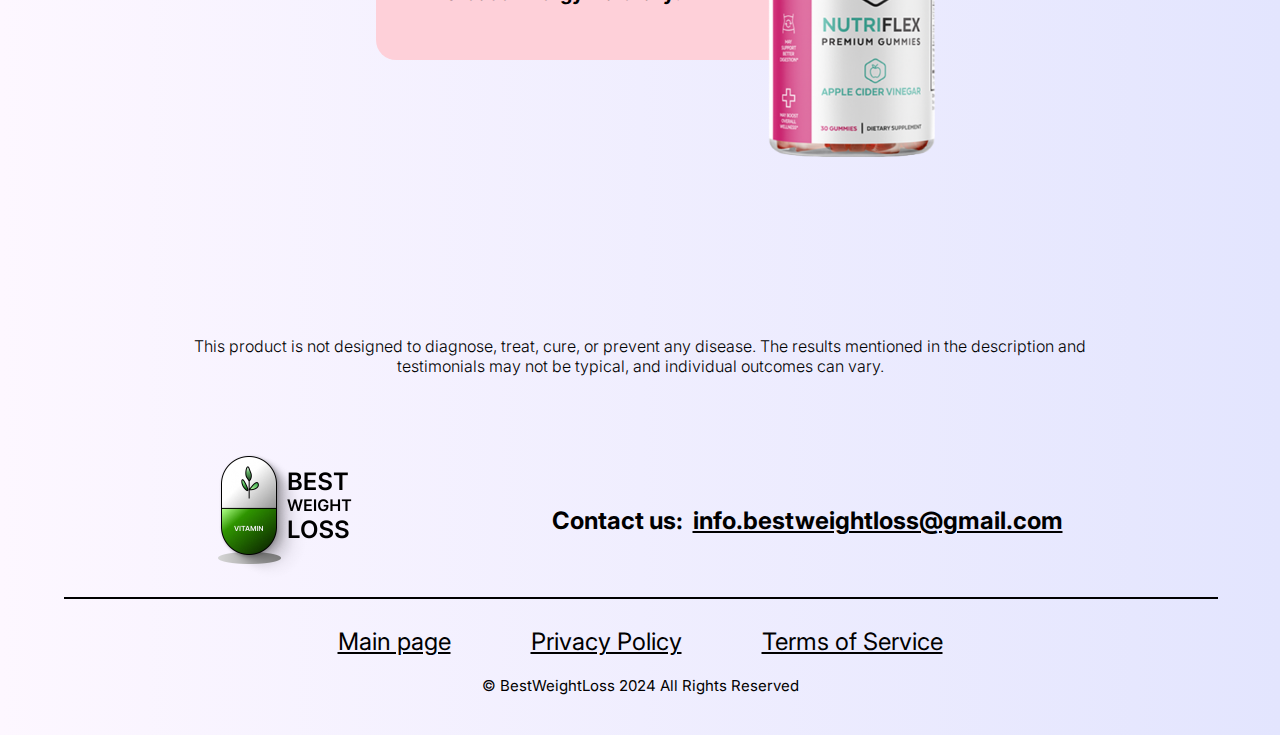
<file: shop.html>
<!DOCTYPE html>
<html lang="en">
<head>
    <meta charset="UTF-8">
    <meta name="viewport" content="width=device-width, initial-scale=1.0">
    <title>Best Weight Loss</title>
    <link rel="stylesheet" href="style/css.css">
    <link rel="shortcut icon" href="img/logo.png" type="image/x-icon">
</head>
<body>

    <div class="logo">
        <div class="logo_blokc">
            <a href="/">
            <img src="img/logo.png" alt="">
            </a>
            <img class="mob_menu hed" src="img/menu.png" alt="">
            <div class="menu_abs">
                <a href="/">Main page</a>
                <a href="privacy.html">Privacy Policy</a>
                <a href="terms.html">Terms of Service</a>
            </div>
        </div>
    </div>
    <div class="house_cont">
        <div class="house_block">
            <div class="house">
                <p><img src="img/house.png" alt="">&nbsp;&nbsp; / Weight loss supplements / NutriFlex Keto Gummies

                </p>
               
            </div>
            <hr>
        </div>
    </div>
    <div class="shop_cont" id="shop1">
        <div class="shop_block">
            <div class="category_block">
                <p class="act_category open_shop1">About the product</p>
                <p class="open_shop2">Effects</p>
                <p class="open_shop3">Ingredients</p>
                <p class="open_shop4">FAQ</p>
            </div>
        </div>
        <div class="main_block">
            <div class="left_main">
                <div class="main_slider">
                    <div class="main_slide" id="big_img1" style="background: url(img/shop1.png);background-size: contain;">
                        <img src="img/prev_slider.png" class="prev_slider" alt="">
                        <img src="img/next_slider.png" class="next_slider" alt="">
                    </div>
                    <div class="main_slide" id="big_img2" style="background: url(img/shop2.png);background-size: contain;display: none;">
                        <img src="img/prev_slider.png" class="prev_slider" alt="">
                        <img src="img/next_slider.png" class="next_slider" alt="">
                    </div>
                    <div class="main_slide" id="big_img3" style="background: url(img/shop3.png);background-size: contain;display: none;">
                        <img src="img/prev_slider.png" class="prev_slider" alt="">
                        <img src="img/next_slider.png" class="next_slider" alt="">
                    </div>
                    <div class="main_slide" id="big_img4" style="background: url(img/shop4.png);background-size: contain;display: none;">
                        <img src="img/prev_slider.png" class="prev_slider" alt="">
                        <img src="img/next_slider.png" class="next_slider" alt="">
                    </div>
                    <div class="main_slide" id="big_img5" style="background: url(img/shop5.png);background-size: contain;display: none;">
                        <img src="img/prev_slider.png" class="prev_slider" alt="">
                        <img src="img/next_slider.png" class="next_slider" alt="">
                    </div>
                    <div class="main_slide" id="big_img6" style="background: url(img/shop6.png);background-size: contain;display: none;">
                        <img src="img/prev_slider.png" class="prev_slider" alt="">
                        <img src="img/next_slider.png" class="next_slider" alt="">
                    </div>
                </div>
                <div class="small_slider">
                    <div class="small_slide" id="first_small">
                        <img src="img/small_prev.png" class="small_prev" alt="">
                        <img src="img/shop1.png" class="small_slide_img big_img1" alt="">
                        <img src="img/shop2.png" class="small_slide_img big_img2" alt="">
                        <img src="img/shop3.png" class="small_slide_img big_img3" alt="">
                        <img src="img/shop4.png" class="small_slide_img big_img4" alt="">
                        <img src="img/small_next.png" class="small_next" alt="">
                    </div>
                    <div class="small_slide" style="display: none;">
                        <img src="img/small_prev.png" class="small_prev" alt="">
                        <img src="img/shop2.png" class="small_slide_img big_img2" alt="">
                        <img src="img/shop3.png" class="small_slide_img big_img3" alt="">
                        <img src="img/shop4.png" class="small_slide_img big_img4" alt="">
                        <img src="img/shop5.png" class="small_slide_img big_img5" alt="">
                        <img src="img/small_next.png" class="small_next" alt="">
                    </div>
                    <div class="small_slide" id="last_small" style="display: none;">
                        <img src="img/small_prev.png" class="small_prev" alt="">
                        <img src="img/shop3.png" class="small_slide_img big_img3" alt="">
                        <img src="img/shop4.png" class="small_slide_img big_img4" alt="">
                        <img src="img/shop5.png" class="small_slide_img big_img5" alt="">
                        <img src="img/shop6.png" class="small_slide_img big_img6" alt="">
                        <img src="img/small_next.png" class="small_next" alt="">
                    </div>
                </div>
                <div class="faq_block faq_pc">
                   <div class="faq_head" data-active="">
                    <h1>
                        Description
                    </h1>
                    <img src="img/open_faq.png" alt="">
                   </div>
                   <p>
                    NutriFlex Keto Gummies is an allicone formula that promotes overall wellness. It has various health benefits, including:
                    <br><br>
<b>Weight loss control:</b> People are most concerned about weight gain today. Obesity is the root cause of many potentially fatal physical disorders. NutriFlex Keto Gummies' natural extract can aid in weight management. It can assist in the removal of fat from the chin, neck, thighs, belly, and buttocks. This substance can transform your body in a matter of weeks.
<br><br>
<b>Supply Ketones:</b> NutriFlex Keto Gummies Supplement can supply the body with enough ketones. This keto diet mix accelerates ketosis and initiates the metabolic cycle. The act of fat burning can provide energy to your body. This natural weight loss treatment can keep fat from building in the body again.
<br><br>
<b>Boosts the immune system:</b> NutriFlex Keto Gummies contain BHB as well as plant and herbal ingredients. Go BHB weight reduction s can aid in the development of a healthy immune system. They can also cleanse poisons and pollutants from the body. It can also boost the body's resilience to viruses and illnesses. You might acquire a stronger and healthier immune system after using this natural weight loss product.
<br><br>
<b>Mental clarity:</b> Mental attention is critical for improving the quality of work at home or in the office. NutriFlex Keto Gummies are intended to improve concentration. You can improve your focus by taking these capsules on a daily basis. They can gradually improve your mental wellness. Furthermore, these capsules might increase your alertness and memory at home or at work.
<br><br>
<b>Better Muscle Health:</b> NutriFlex Keto Gummies can help those who have weakening muscles. It can help your muscles develop stronger and healthier over time. Furthermore, the product can help with muscle mass preservation. After using the miracle weight reduction solution, you may notice that your muscles become more flexible and elastic.
<br><br>
<b>Improve the digestive system:</b> Many ailments can be caused by indigestion. The natural components in NutriFlex Keto Gummies capsules can aid in digestion. This weight loss supplement can help you have regular bowel motions. It is also useful for treating heartburn, flatulence, indigestion, and constipation. You can improve your digestive system by taking these capsules on a daily basis.
                   </p>
                </div>
            </div>
            <div class="right_main">
                <h1>
                    NutriFlex Keto Gummies™  <br>
Official Product
                </h1>
                <div class="rewiev">
                    <img src="img/stars.png" alt="">
                    <p>
                        84 reviews
                    </p>
                </div>
                <h2>
                    Supplement Type: Dietary Weight Loss & Fat Loss Supplement
                </h2>
                <img src="img/znak.png" alt="">
                <h3>
                    in stock 
                </h3>
                <h4>
                    £59.90
                </h4>
                <div class="variable_block">
                    <div class="variable open1">
                        <h1>
                            Single bottle
                        </h1>
                        <p>
                            15-Day Supply
                        </p>
                    </div>
                    <div class="variable open2">
                        <img src="img/40.png" class="sale" alt="">
                        <h1>
                            3-pack
                        </h1>
                        <p>
                            1.5 Months Supply
                        </p>
                    </div>
                    <div class="variable open3">
                        <img src="img/50.png" class="sale" alt="">
                        <h1>
                            5-pack
                        </h1>
                        <p>
                            2.5 Months Supply
                        </p>
                    </div>
                </div>
                <div class="open_cont">
                <div id="open1" class="open" style="display: none;">
                    <div class="open_top">
                    <div class="left_open">
                        <img src="img/open1.png" alt="">
                        <h1>£59.90</h1>
                        <p>
                            Price (Per Bottle)
                        </p>
                    </div>
                    <div class="right_open">
                        <h1>
                            Economy Pack
                        </h1>
                        <p>
                            With a 15 days supply, you can start getting rid of small problem areas of fat.
                        </p>
                        <h2>
                            ✔ 1 bottle only. <br>
                            30 Gummies in each bottle.
                            <br><br>
                            ✔ <b>£4.90 Shipping</b>
                        </h2>
                      <h3>
                        Total: £59.90 
                      </h3>
                    </div>
                </div>
                    <div class="bottom_open">
                        <h2>
                            ✔ 1 bottle only. <br>
30 Gummies in each bottle.
<br><br>
<b>✔ £4.90 Shipping</b>
                        </h2>
                        <div class="bottom_bottom_open">
                            <div class="left_bottom">
                                <h1>
                                    £59.90
                                </h1>
                                <p>
                                    Price (Per Bottle)
                                </p>
                            </div>
                            <div class="right_bottom">
                                <h3>
                                    Total: £59.90 
                                </h3>
                            </div>
                        </div>
                    </div>
                </div>

                <div id="open2" class="open" style="display: none;">
                    <div class="open_top">
                    <div class="left_open">
                        <img src="img/open2.png" alt="">
                        <h1>£36.60</h1>
                        <p>
                            Price (Per Bottle)
                        </p>
                    </div>
                    <div class="right_open">
                        <h1>
                            New-wardrobe pack
                        </h1>
                        <p>
                            Many users no longer fit into their old clothes after 1.5 months.
                        </p>
                        <h2 class="hh2">
                            ✔ 3 bottles.  <br>
                            30 Gummies in each bottle.
                            <br><br>
                            ✔ <b>£4.90 Shipping</b>
                        </h2>
                        <h4>
                            Total: £179,70
                        </h4>
                      <h3>
                        Total: £109.90
                      </h3>
                    </div>
                    </div>
                    <div class="bottom_open">
                        <h2>
                            ✔ 3 bottles.  <br>
                            30 Gummies in each bottle.
                            <br><br>
                            ✔ <b>£4.90 Shipping</b>
                        </h2>
                        <div class="bottom_bottom_open">
                            <div class="left_bottom">
                                <h1>
                                    £36.60
                                </h1>
                                <p>
                                    Price (Per Bottle)
                                </p>
                            </div>
                            <div class="right_bottom">
                                <h4>
                                    Total: £179,70
                                </h4>
                                <h3>
                                    Total: £109.90
                                </h3>
                            </div>
                        </div>
                    </div>
                </div>

                <div id="open3" class="open" style="display: none;">
                    <div class="open_top">
                    <div class="left_open">
                        <img src="img/open3.png" alt="">
                        <h1>£29.90</h1>
                        <p>
                            Price (Per Bottle)
                        </p>
                    </div>
                    <div class="right_open">
                        <h1>
                            Best-Buy-Pack
                        </h1>
                        <p>
                            For those serious about their weight loss journey and who want to completely change their lives.
                        </p>
                        <h2 class="hh2">
                            ✔ 5 bottles.  <br>
                            30 Gummies in each bottle.
                            <br><br>
                            ✔ <b>FREE SHIPPING</b>
                        </h2>
                        <h4>
                            Total: £299,50
                        </h4>
                      <h3>
                        Total: £149.90
                      </h3>
                    </div>
                    </div>
                    <div class="bottom_open">
                        <h2>
                            ✔ 5 bottles.  <br>
                            30 Gummies in each bottle.
                            <br><br>
                            ✔ <b>FREE SHIPPING</b>
                        </h2>
                        <div class="bottom_bottom_open">
                            <div class="left_bottom">
                                <h1>
                                    £29.90
                                </h1>
                                <p>
                                    Price (Per Bottle)
                                </p>
                            </div>
                            <div class="right_bottom">
                                <h4>
                                    Total: £299,50
                                </h4>
                                <h3>
                                    Total: £149.90
                                </h3>
                            </div>
                        </div>
                    </div>
                </div>
                
            </div>
            <div class="a">
            <a href="xxx">Place an order</a>
         <p>
            no subscription or hidden fees!
         </p>
                <img src="img/pay.png" alt="">
            </div>
            <div class="faq_block faq_mob">
                <div class="faq_head" data-active="">
                 <h1>
                     Description
                 </h1>
                 <img src="img/open_faq.png" alt="">
                </div>
                <p>
                 NutriFlex Keto Gummies is an allicone formula that promotes overall wellness. It has various health benefits, including:
                 <br><br>
<b>Weight loss control:</b> People are most concerned about weight gain today. Obesity is the root cause of many potentially fatal physical disorders. NutriFlex Keto Gummies' natural extract can aid in weight management. It can assist in the removal of fat from the chin, neck, thighs, belly, and buttocks. This substance can transform your body in a matter of weeks.
<br><br>
<b>Supply Ketones:</b> NutriFlex Keto Gummies Supplement can supply the body with enough ketones. This keto diet mix accelerates ketosis and initiates the metabolic cycle. The act of fat burning can provide energy to your body. This natural weight loss treatment can keep fat from building in the body again.
<br><br>
<b>Boosts the immune system:</b> NutriFlex Keto Gummies contain BHB as well as plant and herbal ingredients. Go BHB weight reduction s can aid in the development of a healthy immune system. They can also cleanse poisons and pollutants from the body. It can also boost the body's resilience to viruses and illnesses. You might acquire a stronger and healthier immune system after using this natural weight loss product.
<br><br>
<b>Mental clarity:</b> Mental attention is critical for improving the quality of work at home or in the office. NutriFlex Keto Gummies are intended to improve concentration. You can improve your focus by taking these capsules on a daily basis. They can gradually improve your mental wellness. Furthermore, these capsules might increase your alertness and memory at home or at work.
<br><br>
<b>Better Muscle Health:</b> NutriFlex Keto Gummies can help those who have weakening muscles. It can help your muscles develop stronger and healthier over time. Furthermore, the product can help with muscle mass preservation. After using the miracle weight reduction solution, you may notice that your muscles become more flexible and elastic.
<br><br>
<b>Improve the digestive system:</b> Many ailments can be caused by indigestion. The natural components in NutriFlex Keto Gummies capsules can aid in digestion. This weight loss supplement can help you have regular bowel motions. It is also useful for treating heartburn, flatulence, indigestion, and constipation. You can improve your digestive system by taking these capsules on a daily basis.
                </p>
             </div>
            <div class="faq_block">
                <div class="faq_head" data-active="">
                 <h1>
                    Shipping & delivery
                 </h1>
                 <img src="img/open_faq.png" alt="">
                </div>
                <p>
                <span>Standard Shipping:</span><br><br>
                Royal Mail 48 (2-3 business days) <br>
                Next day shipping is available at checkout via DPD if ordered before 3pm.
                </p>
             </div>

             <div class="faq_block">
                <div class="faq_head" data-active="">
                 <h1>
                    Exchange & return
                 </h1>
                 <img src="img/open_faq.png" alt="">
                </div>
                <p>
                    We have a 14-day return policy, which means you have 14 days after receiving your item to request a return.
                    <br><br>
                    To be eligible for a return, your item must be in the same condition that you received it unused & unopened.
                </p>
             </div>
        </div>
        </div>
    </div>


    <div class="shop_cont" id="shop2" style="display: none;">
        <div class="shop_block">
            <div class="category_block">
                <p class="open_shop1">About the product</p>
                <p class="act_category open_shop2">Effects</p>
                <p class="open_shop3">Ingredients</p>
                <p class="open_shop4">FAQ</p>
            </div>
        </div>
        <div class="main_block big_main">
            <div class="big_left">
                <p>
                    <b>Weight loss control:</b> People are most concerned about weight gain today. Obesity is the root cause of many potentially fatal physical disorders. NutriFlex Keto Gummies' natural extract can aid in weight management. It can assist in the removal of fat from the chin, neck, thighs, belly, and buttocks. This substance can transform your body in a matter of weeks.
                    <br><br>
                    <b>Supply Ketones:</b> NutriFlex Keto Gummies Supplement can supply the body with enough ketones. This keto diet mix accelerates ketosis and initiates the metabolic cycle. The act of fat burning can provide energy to your body. This natural weight loss treatment can keep fat from building in the body again.
                    <br><br>
                    <b>Boosts the immune system:</b> NutriFlex Keto Gummies contain BHB as well as plant and herbal ingredients. Go BHB weight reduction s can aid in the development of a healthy immune system. They can also cleanse poisons and pollutants from the body. It can also boost the body's resilience to viruses and illnesses. You might acquire a stronger and healthier immune system after using this natural weight loss product.
                    <br><br>
                    <b>Mental clarity:</b> Mental attention is critical for improving the quality of work at home or in the office. NutriFlex Keto Gummies are intended to improve concentration. You can improve your focus by taking these capsules on a daily basis. They can gradually improve your mental wellness. Furthermore, these capsules might increase your alertness and memory at home or at work.
                    <br><br>
                    <b>Better Muscle Health:</b> NutriFlex Keto Gummies can help those who have weakening muscles. It can help your muscles develop stronger and healthier over time. Furthermore, the product can help with muscle mass preservation. After using the miracle weight reduction solution, you may notice that your muscles become more flexible and elastic.
                </p>
                <h1>Side effects </h1>
                <ul>
                    <li>Use does not affect contraceptive pills.</li>
                    <li>
                        In rare cases, the following side effects may occur (up to 1 in 1,000 people): dry mouth. 
                    </li>
                    <li>
                        Consumption does not affect high blood pressure.
                    </li>
                    <li>
                        During the period of use, you can drive a car and/or operate machinery safely.  
                    </li>
                    <li>
                        Always discuss your illnesses with your treating doctor.
                    </li>
                </ul>
            </div>
            <div class="big_right">
                <div class="top_big_right">
                    <img src="img/open1.png" alt="">
                    <div class="top_big_right_text">
                        <h1>
                            NutriFlex Keto Gummies™ <br>
Official Product
                        </h1>
                        <div class="top_big_right_review">
                            <img src="img/stars.png" alt="">
                            <p>
                                84 reviews
                            </p>
                        </div>
                    </div>
                  
                </div>
                <h2>
                    in stock 
                </h2>
                <h3>
                    £59.90
                </h3>
                <div class="bottom_big_right">
                    <a href="xxx2">Place an order</a>
                    <img src="img/pay.png" alt="">
                </div>
            </div>
        </div>
    </div>


    <div class="shop_cont" id="shop3" style="display: none;">
        <div class="shop_block">
            <div class="category_block">
                <p class="open_shop1">About the product</p>
                <p class="open_shop2">Effects</p>
                <p class="act_category open_shop3">Ingredients</p>
                <p class="open_shop4">FAQ</p>
            </div>
        </div>
        <div class="main_block big_main">
            <div class="big_left">
                <img src="img/3.png" class="pc" alt="">
                <img src="img/3_mob.png" class="mob" alt="">
              
            
            </div>
            <div class="big_right">
                <div class="top_big_right">
                    <img src="img/open1.png" alt="">
                    <div class="top_big_right_text">
                        <h1>
                            NutriFlex Keto Gummies™ <br>
Official Product
                        </h1>
                        <div class="top_big_right_review">
                            <img src="img/stars.png" alt="">
                            <p>
                                84 reviews
                            </p>
                        </div>
                    </div>
                  
                </div>
                <h2>
                    in stock 
                </h2>
                <h3>
                    £59.90
                </h3>
                <div class="bottom_big_right">
                    <a href="xxx3">Place an order</a>
                    <img src="img/pay.png" alt="">
                </div>
            </div>
        </div>
        <div class="center_italic">
            <p><br>NutriFlex Keto Gummies are not just a trend in the world of ketogenic supplements; they are a testament to the power of well-researched, natural ingredients. Each component in these gummies plays a significant role in enhancing their effectiveness, contributing to weight loss and overall well-being.
            </p>
            </div>
        <div class="big_left plus_func">

            <p>
                <b>Apple Cider Vinegar (ACV):</b> Apple cider vinegar has been a staple in natural health for centuries, known for its multiple health benefits. It is rich in acetic acid, which is believed to play a significant role in weight management. ACV helps to regulate blood sugar levels, making it easier for the body to use fat for energy rather than carbohydrates. Additionally, it can enhance feelings of fullness, reducing the likelihood of overeating. Many studies suggest that ACV can contribute to weight loss and improved metabolic health, making it a fantastic complement to a ketogenic diet.
<br><br>
<b>BHB (Beta-Hydroxybutyrate):</b> Beta-Hydroxybutyrate (BHB) is a ketone body that serves as an alternative energy source during ketosis. BHB supplementation can help elevate blood ketone levels, making it easier for the body to enter and maintain ketosis. By providing an immediate source of energy, BHB can help alleviate symptoms associated with the “keto flu,” such as fatigue and brain fog, that some individuals experience when transitioning to a low-carb diet. The presence of BHB in NutriFlex Keto Gummies makes it a powerful ally for anyone looking to enhance their ketogenic journey.
                <br><br>
                <b>MCT Oil (Medium-Chain Triglycerides):</b> MCT oil is a popular ingredient in the keto community, known for its ability to provide quick energy and promote fat burning. MCTs are metabolized differently than other fats; they are rapidly absorbed and converted into ketones, making them an excellent fuel source for those in ketosis. By including MCT oil in its formulation, NutriFlex Keto Gummies may help users achieve and sustain energy levels while also supporting weight loss efforts. The inclusion of MCT oil is beneficial in enhancing mental clarity and focus, which can be particularly advantageous for those on a ketogenic diet.
                <br><br>
                <b>Vitamins and Minerals:</b> NutriFlex Keto Gummies are fortified with essential vitamins and minerals that support overall health. These nutrients play a vital role in energy metabolism, immune function, and maintaining optimal bodily functions. Including vitamins such as B6 and B12 can enhance energy levels and support the nervous system, while minerals like magnesium and potassium are crucial for muscle function and hydration, especially during weight loss. The added vitamins and minerals ensure that users receive comprehensive support for their health goals while following a ketogenic lifestyle.
            </p>
        
        </div>
    </div>


    <div class="shop_cont" id="shop4" style="display: none;" >
        <div class="shop_block">
            <div class="category_block">
                <p class="open_shop1">About the product</p>
                <p class="open_shop2">Effects</p>
                <p class="open_shop3">Ingredients</p>
                <p class="act_category open_shop4">FAQ</p>
            </div>
        </div>
        <div class="main_block big_main">
            <div class="big_left right_main">
                <div class="faq_block">
                    <div class="faq_head" data-active="">
                     <h1>
                        What are NutriFlex Keto Gummies ?
                     </h1>
                     <img src="img/open_faq.png" alt="">
                    </div>
                    <p>
                        NutriFlex Keto Gummies are a dietary supplement designed to support the ketogenic diet, aiding in weight management and energy enhancement.
                    </p>
                 </div>

                 <div class="faq_block">
                    <div class="faq_head" data-active="">
                     <h1>
                        How do NutriFlex Keto Gummies aid in weight loss ?
                     </h1>
                     <img src="img/open_faq.png" alt="">
                    </div>
                    <p>
                        These gummies facilitate ketosis – a metabolic state where the body burns fat for energy, leading to effective weight loss and increased energy.
                    </p>
                 </div>

                 <div class="faq_block">
                    <div class="faq_head" data-active="">
                     <h1>
                        Are NutriFlex Keto Gummies suitable for <br> individuals with dietary restrictions ?
                     </h1>
                     <img src="img/open_faq.png" alt="">
                    </div>
                    <p>
                        Yes, NutriFlex Keto Gummies are gluten-free and sugar-free, catering to various dietary needs and preferences.
                    </p>
                 </div>

                 <div class="faq_block">
                    <div class="faq_head" data-active="">
                     <h1>
                        How often should I consume NutriFlex Keto <br> Gummies for optimal results ?
                     </h1>
                     <img src="img/open_faq.png" alt="">
                    </div>
                    <p>
                        For best results, follow the recommended dosage on the product label or as advised by a healthcare professional.
                    </p>
                 </div>

                 <div class="faq_block">
                    <div class="faq_head" data-active="">
                     <h1>
                        Are NutriFlex Keto Gummies suitable for men?
                     </h1>
                     <img src="img/open_faq.png" alt="">
                    </div>
                    <p>
                        Both men and women can use keto gummies for weight loss. It can help reduce fat levels around the waist, improve metabolic health, and boost energy levels. Plus, it has no harmful side effects.
                    </p>
                 </div>
            
            </div>
            <div class="big_right">
                <div class="top_big_right">
                    <img src="img/open1.png" alt="">
                    <div class="top_big_right_text">
                        <h1>
                            NutriFlex Keto Gummies™ <br>
Official Product
                        </h1>
                        <div class="top_big_right_review">
                            <img src="img/stars.png" alt="">
                            <p>
                                84 reviews
                            </p>
                        </div>
                    </div>
                  
                </div>
                <h2>
                    in stock 
                </h2>
                <h3>
                    £59.90
                </h3>
                <div class="bottom_big_right">
                    <a href="xxx4">Place an order</a>
                    <img src="img/pay.png" alt="">
                </div>
            </div>
        </div>
   
      
    </div>

    <div class="plus_cont">
        <div class="plus_block">
            <h1>
                ✔ Release Fat Stores
                <br><br>
                ✔ Burn Fat for Energy not Carbs
                <br><br>
                ✔ Love the Way You Feel!
                <br><br>
                ✔ Increase Energy Naturally!
            </h1>
            <img src="img/open1.png" alt="" class="abs2">
        </div>
    </div>

    <div class="dietary none_bg">
        <div class="dietary_blokc_bottom">
           
            <h5>This product is not designed to diagnose, treat, cure, or prevent any disease. The results mentioned in the description and testimonials may not be typical, and individual outcomes can vary.</h5>
        </div>
    </div>

    <footer>
        <div class="end">
            <div class="end_cont">
                <a href="/">
                <img src="img/logo.png" alt="">
                </a>
                <div class="end_1">
                    <p>Contact us:</p>
                    <h5>info.bestweightloss@gmail.com</h5>
                </div>
            </div>
                <hr>
                <div class="end_text">
                    <a href="/">Main page</a>
                    <a href="privacy.html">Privacy Policy</a>
                    <a href="terms.html">Terms of Service</a>
                </div>
                <h4>© BestWeightLoss 2024 All Rights Reserved</h4>
        </div>
    </footer>
    <script src="https://code.jquery.com/jquery-3.7.1.min.js" integrity="sha256-/JqT3SQfawRcv/BIHPThkBvs0OEvtFFmqPF/lYI/Cxo=" crossorigin="anonymous"></script>
    <script>
          $('.mob_menu').on('click',function(){
            if($(this).attr('data-act') == 'act'){
                $(this).attr('data-act','');
                $('.menu_abs').css('display','none');
            }else{
                $(this).attr('data-act','act');
                $('.menu_abs').css('display','flex');
            }
        });
        $('.next_slider').on('click',function(){
            if($(this).parent().attr('id') == 'big_img6'){
                $(this).parent().css('display','none');
                $('#big_img1').css('display','flex');
            }else{
                $(this).parent().css('display','none');
                $(this).parent().next().css('display','flex');
            }
        });
        $('.prev_slider').on('click',function(){
            if($(this).parent().attr('id') == 'big_img1'){
                $(this).parent().css('display','none');
                $('#big_img6').css('display','flex');
            }else{
                $(this).parent().css('display','none');
                $(this).parent().prev().css('display','flex');
            }
        });
        $('.small_next').on('click',function(){
            if($(this).parent().attr('id') == 'last_small'){
                $(this).parent().css('display','none');
                $('#first_small').css('display','flex');
            }else{
                $(this).parent().css('display','none');
                $(this).parent().next().css('display','flex');
            }
        });
        $('.small_prev').on('click',function(){
            if($(this).parent().attr('id') == 'first_small'){
                $(this).parent().css('display','none');
                $('#last_small').css('display','flex');
            }else{
                $(this).parent().css('display','none');
                $(this).parent().prev().css('display','flex');
            }
        });

        $('.big_img1').on('click',function(){
            $('.main_slide').css('display','none');
                $('#big_img1').css('display','flex');
              
        });
        $('.big_img2').on('click',function(){
            $('.main_slide').css('display','none');
                $('#big_img2').css('display','flex');
        });
        $('.big_img3').on('click',function(){
            $('.main_slide').css('display','none');
                $('#big_img3').css('display','flex');
        });
        $('.big_img4').on('click',function(){
            $('.main_slide').css('display','none');
                $('#big_img4').css('display','flex');
        });
        $('.big_img5').on('click',function(){
            $('.main_slide').css('display','none');
                $('#big_img5').css('display','flex');
        });
        $('.big_img6').on('click',function(){
            $('.main_slide').css('display','none');
                $('#big_img6').css('display','flex');
        });
        $('.faq_head').on('click',function(){
            if($(this).attr('data-active') == 'act'){
                $(this).attr('data-active','');
                $(this).next().css('display','none');
                $(this).css('border-bottom','1px solid #000');
            }else{
                $(this).attr('data-active','act');
                $(this).next().css('display','block');
                $(this).css('border-bottom','none');
            }
        });
        $('.open1').on('click',function(){
            $('.open1').css('background','#DF6DA0');
            $('.open2').css('background','none');
            $('.open3').css('background','none');
            $('.open').css('display','none');
            $('#open1').css('display','flex');
        });
        $('.open2').on('click',function(){
            $('.open2').css('background','#DF6DA0');
            $('.open1').css('background','none');
            $('.open3').css('background','none');
            $('.open').css('display','none');
            $('#open2').css('display','flex');
        });
        $('.open3').on('click',function(){
            $('.open3').css('background','#DF6DA0');
            $('.open2').css('background','none');
            $('.open1').css('background','none');
            $('.open').css('display','none');
            $('#open3').css('display','flex');
        });
        $('.open_shop1').on('click',function(){
            $('#shop2').css('display','none');
            $('#shop3').css('display','none');
            $('#shop4').css('display','none');
            $('#shop1').css('display','flex');
            $('.plus_cont').css('display','flex');
        });
        $('.open_shop2').on('click',function(){
            $('#shop1').css('display','none');
            $('#shop3').css('display','none');
            $('#shop4').css('display','none');
            $('#shop2').css('display','flex');
            $('.plus_cont').css('display','none');
        });
        $('.open_shop3').on('click',function(){
            $('#shop1').css('display','none');
            $('#shop2').css('display','none');
            $('#shop4').css('display','none');
            $('#shop3').css('display','flex');
            $('.plus_cont').css('display','none');
        });
        $('.open_shop4').on('click',function(){
            $('#shop1').css('display','none');
            $('#shop2').css('display','none');
            $('#shop3').css('display','none');
            $('#shop4').css('display','flex');
            $('.plus_cont').css('display','none');
        });
    </script>
</body>
</html>
</file>
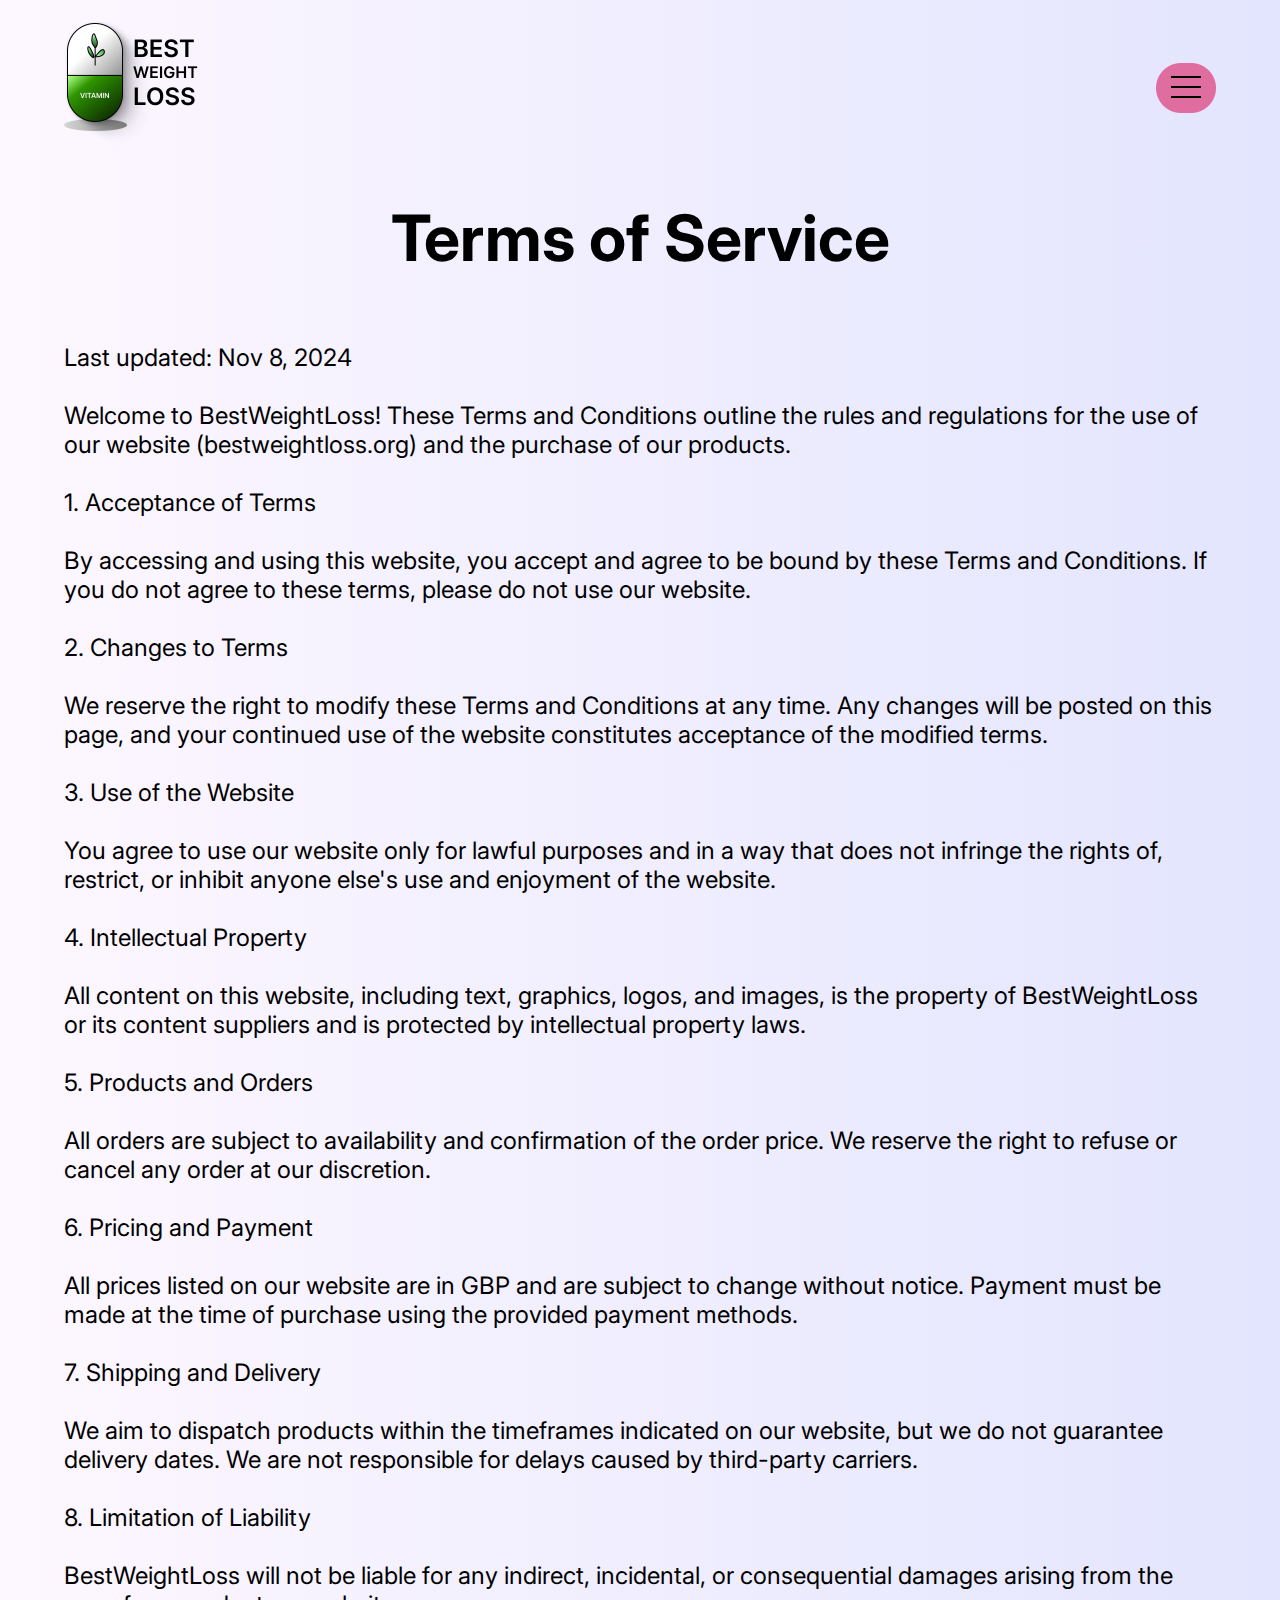
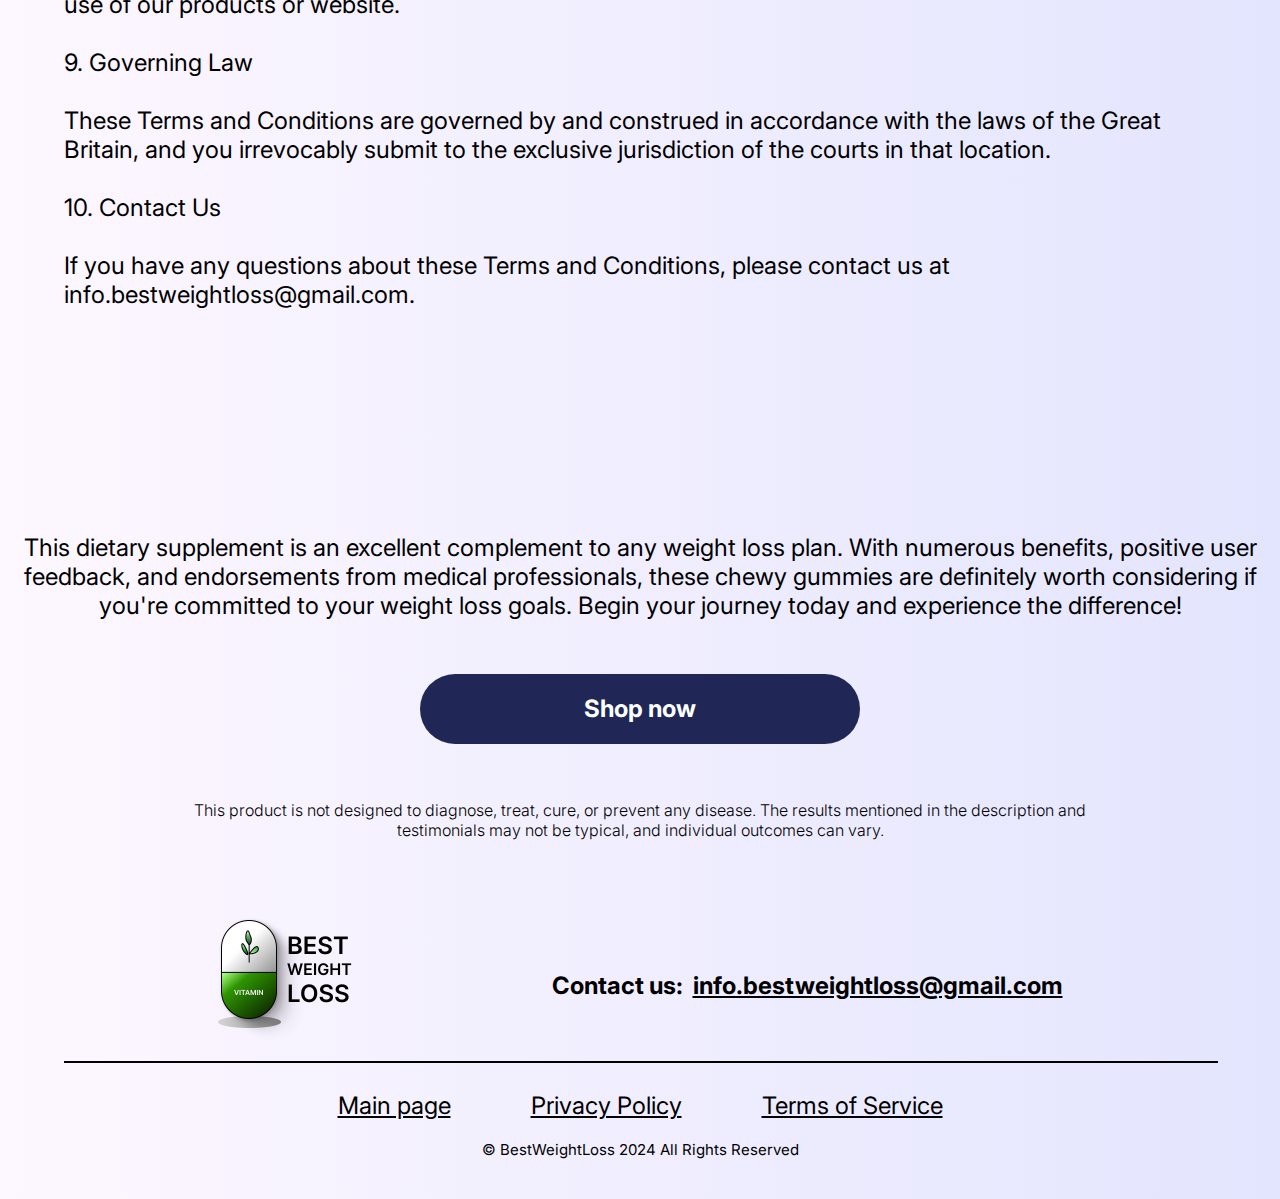
<file: terms.html>
<!DOCTYPE html>
<html lang="en">
<head>
    <meta charset="UTF-8">
    <meta name="viewport" content="width=device-width, initial-scale=1.0">
    <title>Best Weight Loss</title>
    <link rel="stylesheet" href="style/css.css">
    <link rel="shortcut icon" href="img/logo.png" type="image/x-icon">
</head>
<body>

    <div class="logo">
        <div class="logo_blokc">
            <a href="/">
            <img src="img/logo.png" alt="">
        </a>
            <img class="mob_menu hed" src="img/menu.png" alt="">
            <div class="menu_abs">
                <a href="/">Main page</a>
                <a href="privacy.html">Privacy Policy</a>
                <a href="terms.html">Terms of Service</a>
            </div>
        </div>
    </div>

    <div class="priv">
        <div class="priv_blokc">
            <h1>Terms of Service</h1>
            <p>
                Last updated: Nov 8, 2024
<br><br>
Welcome to BestWeightLoss! These Terms and Conditions outline the rules and regulations for the use of our website (bestweightloss.org) and the purchase of our products.
<br><br>
1. Acceptance of Terms
<br><br>
By accessing and using this website, you accept and agree to be bound by these Terms and Conditions. If you do not agree to these terms, please do not use our website.
<br><br>
2. Changes to Terms
<br><br>
We reserve the right to modify these Terms and Conditions at any time. Any changes will be posted on this page, and your continued use of the website constitutes acceptance of the modified terms.
<br><br>
3. Use of the Website
<br><br>
You agree to use our website only for lawful purposes and in a way that does not infringe the rights of, restrict, or inhibit anyone else's use and enjoyment of the website.
<br><br>
4. Intellectual Property
<br><br>
All content on this website, including text, graphics, logos, and images, is the property of BestWeightLoss or its content suppliers and is protected by intellectual property laws.
<br><br>
5. Products and Orders
<br><br>
All orders are subject to availability and confirmation of the order price. We reserve the right to refuse or cancel any order at our discretion.
<br><br>
6. Pricing and Payment
<br><br>
All prices listed on our website are in GBP and are subject to change without notice. Payment must be made at the time of purchase using the provided payment methods.
<br><br>
7. Shipping and Delivery
<br><br>
We aim to dispatch products within the timeframes indicated on our website, but we do not guarantee delivery dates. We are not responsible for delays caused by third-party carriers.
<br><br>
8. Limitation of Liability
<br><br>
BestWeightLoss will not be liable for any indirect, incidental, or consequential damages arising from the use of our products or website.
<br><br>
9. Governing Law
<br><br>
These Terms and Conditions are governed by and construed in accordance with the laws of the Great Britain, and you irrevocably submit to the exclusive jurisdiction of the courts in that location.
<br><br>
10. Contact Us
<br><br>
If you have any questions about these Terms and Conditions, please contact us at info.bestweightloss@gmail.com.
            </p>
        </div>
    </div>

    <div class="dietary none_bg">
        <div class="dietary_blokc_bottom">
            <p>This dietary supplement is an excellent complement to any weight loss plan. With numerous benefits, positive user feedback, and endorsements from medical professionals, these chewy gummies are definitely worth considering if you're committed to your weight loss goals. Begin your journey today and experience the difference!</p>
            <a href="shop.html">Shop now</a>
            <h5>This product is not designed to diagnose, treat, cure, or prevent any disease. The results mentioned in the description and testimonials may not be typical, and individual outcomes can vary.</h5>
        </div>
    </div>

    <footer>
        <div class="end">
            <div class="end_cont">
                <a href="/">
                <img src="img/logo.png" alt="">
                </a>
                <div class="end_1">
                    <p>Contact us:</p>
                    <h5>info.bestweightloss@gmail.com</h5>
                </div>
            </div>
                <hr>
                <div class="end_text">
                    <a href="/">Main page</a>
                    <a href="privacy.html">Privacy Policy</a>
                    <a href="terms.html">Terms of Service</a>
                </div>
                <h4>© BestWeightLoss 2024 All Rights Reserved</h4>
        </div>
    </footer>
    <script src="https://code.jquery.com/jquery-3.7.1.min.js" integrity="sha256-/JqT3SQfawRcv/BIHPThkBvs0OEvtFFmqPF/lYI/Cxo=" crossorigin="anonymous"></script>
    <script>
          $('.mob_menu').on('click',function(){
            if($(this).attr('data-act') == 'act'){
                $(this).attr('data-act','');
                $('.menu_abs').css('display','none');
            }else{
                $(this).attr('data-act','act');
                $('.menu_abs').css('display','flex');
            }
        });
    </script>
</body>
</html>
</file>
<file: style/css.css>
@font-face {
    font-family: 'text';
    src: url(../font/Inter-VariableFont_opsz\,wght.ttf);
}
@font-face {
    font-family: 'Italianno';
    src: url(../font/Italianno-Regular.ttf);
}
*{
    font-family: 'text';
}
body,html{
    margin: 0;
    padding: 0;
    background: linear-gradient(90deg, rgba(253,247,255,1) 0%, rgba(227,229,254,1) 100%);
}
.logo{
    width: 100%;
    display: flex;
    justify-content: center;
}
.logo_blokc{
    position: relative;
    width: 90%;
    display: flex;
    justify-content: space-between;
    align-items: center;
    margin-top: 20px;
}
.logo_blokc img{
    width: 134px;
    height: auto;
}
.dietary{
    width: 100%;
    display: flex;
    justify-content: center;
    background-image: url(../img/photo-1.png);
    background-position-x: 15%;
    background-size: contain;
    background-repeat: no-repeat;
}
.dietary_blokc{
    width: 90%;
    display: flex;
    justify-content: space-between;
    align-items: center;
}
.dietary_top_cont{
   
    display: flex;
    justify-content: center;
    align-items: center;
    width: 60%;
}
.dietary_cont{
    display: flex;
    justify-content: center;
    align-items: center;
    background: #BABABA1C;
    border: 1px solid #BABABA1A;
    border-top-left-radius: 50px;
    backdrop-filter: blur(60px);
    width: 405px;
    height: 95px;
    padding-left: 20px;
    margin-top: 120px;
    margin-left: 140px;
}
.dietary_cont img{
    width: 50px;
    height: auto;
}
.dietary_cont h5{
    font-size: 15px;
    font-weight: 300;
    color: #000000;
    margin-left: 10px;
}
.dietary_text{
    display: flex;
    flex-direction: column;
    width: 50%;
}
.dietary_text h1{
    font-size: 64px;
    font-weight: 700;
    color: #000000;
    margin-bottom: 20px;
    margin-top: 0;
}
.dietary_text span{
    color: #3DC000;
    text-transform: uppercase;
}
.dietary_text p{
    font-size: 24px;
    font-weight: 300;
    color: #000000;
    margin-top: 0;
}
.dietary_1{
    display: flex;
    flex-direction: row;
    align-items: center;
    margin-top: 40px;
}
.dietary_1 img{
    width: 95px;
    height: auto;
}
.dietary_2{
    display: flex;
    justify-content: center;
    align-items: center;
    margin-top: 60px;
}
.dietary_2 a{
    width: 440px;
    height: 70px;
    background: #202756;
    border-radius: 50px;
    display: flex;
    justify-content: center;
    align-items: center;
    font-size: 24px;
    font-weight: 700;
    color: #FFFFFF;
    text-decoration: none;
    margin-bottom: 50px;
}
.mob_menu{
    display: none;
    cursor: pointer;
}
.naturally{
    display: flex;
    justify-content: center;
    width: 100%;
}
.naturally_blokc{
    width: 90%;
    display: flex;
    justify-content: space-between;
    margin-top: 50px;
}
.naturally_cont{
    width: 35%;
    display: flex;
    flex-direction: column;
}
.naturally_cont hr{
    border-width: 0.5px solid #000000;
    width: 314px;
    padding-top: 0;
    margin-bottom: 0;
}
.naturally_text{
    display: flex;
    flex-direction: row;
    justify-content: center;
    align-items: center;
}
.naturally_text img{
    width: 40px;
    height: auto;
}
.naturally_text h4{
    font-size: 24px;
    font-weight: 500;
    color: #000000;
    margin-left: 10px;
    margin-top: 10px;
    margin-bottom: 10px;
}
.naturally_cont .big{
    width: 400px;
    border-width: 0.5px solid #000000;
}
.enter{
    width: 100%;
    display: flex;
    justify-content: center;
}
.enter_blokc{
    width: 95%;
    display: flex;
    justify-content: center;
    align-items: center;
    margin-top: 100px;
}
.enter_blokc img{
    width: 35%;
    height: auto;
}
.enter_cont{
    display: flex;
    justify-content: center;
    align-items: center;
    background: #D8DDDC70;
    border: 1px solid #D8DDDC0D;
    backdrop-filter: blur(20px);
    border-top-left-radius: 150px;
    width: 50%;
    padding-top: 1%;
    padding-bottom: 1%;
    padding-left: 6%;
    padding-right: 6%;
    margin-right: -130px;
    margin-top: 150px;
}
.enter_cont p{
    font-size: 24px;
    font-weight: 300;
    color: #000000;
}
.doctor{
    width: 100%;
    display: flex;
    justify-content: center;
}
.doctor_blokc{
    width: 90%;
    display: flex;
    justify-content: space-between;
    align-items: end;
}
.doctor_blokc img{
    width: 35%;
    height: auto;
}
.doctor_cont{
    display: flex;
    flex-direction: column;
    width: 60%;
    height: auto;
}
.doctor_cont h1{
    font-size: 48px;
    font-weight: 700;
    color: #000000;
    margin-bottom: 10px;
    margin-top: 0;
}
.doctor_cont hr{
    border: 1px solid #000000;
    width: 100%;
}
.doctor_cont p{
    font-size: 24px;
    font-weight: 300;
    color: #000000;
    margin-top: 80px;
}
.doctor_cont h5{
    font-size: 24px;
    font-weight: 500;
    color: #000000;
    font-style: italic;
    margin-top: 0;
}
.doctor_cont br{
    display: none;
}
.stores{
    width: 100%;
    display: flex;
    justify-content: center;
}
.stores_blokc{
    margin-top: 150px;
    width: 90%;
    display: flex;
    justify-content: center;
}
.stores_blokc img{
    width: 38%;
    height: auto;
}
.stores_cont{
    display: flex;
    flex-direction: column;
}
.stores_cont h3{
    font-size: 36px;
    font-weight: 700;
    color: #000000;
}
.stores_cont span{
    font-weight: 400;
}
.center{
    display: flex;
    justify-content: center;
    margin-top: 40px;
}
.center a{
    width: 440px;
    height: 70px;
    background: #202756;
    border-radius: 50px;
    display: flex;
    justify-content: center;
    align-items: center;
    font-size: 24px;
    font-weight: 700;
    color: #FFFFFF;
    text-decoration: none;
    margin-bottom: 50px;
}
.stores_1{
    display: flex;
    flex-direction: row;
    justify-content: center;
    align-items: center;
    background: #D8DDDC70;
    border: 1px solid #4848481A;
    backdrop-filter: blur(20px);
    border-bottom-right-radius: 150px;
    width: 425px;
    height: 116px;
    margin-left: -200px;
}
.stores_2{
    display: flex;
    flex-direction: column;
    align-items: center;
    margin-left: 20px;
}
.stores_1 h4{
    font-size: 48px;
    font-weight: 700;
    color: #000000;
}
.stores_2 img{
    width: 125px;
    height: auto;
}
.stores_2 h4{
    font-size: 20px;
    font-weight: 600;
    color: #000000;
    margin-bottom: 0;
    margin-top: 10px;
}
.stores_2 h5{
    font-size: 16px;
    font-weight: 500;
    color: #1D5C00;
    margin-top: 0;
}
.image{
    width: 100%;
    display: flex;
    justify-content: center;
    margin-top: 100px;
}
.image img{
    width: 30px;
    height: auto;
}
.before{
    width: 100%;
    display: flex;
    justify-content: center;
}
.before_blokc{
    display: flex;
    justify-content: space-between;
    align-items: center;
    width: 95%;
    margin-top: 100px;
}
.before_blokc img{
    width: 100px;
    height: auto;
}
.before_cont{
    display: flex;
    flex-direction: column;
    align-items: center;
    width: 26%;
    height: 700px;
    background: #FFFFFF;
    border-radius: 20px;
    position: relative;
    z-index: 1;
}
.before_cont img{
    width: 100%;
    height: auto;
    border-top-left-radius: 20px;
    border-top-right-radius: 20px;
}
.bef{
    display: flex;
    flex-direction: row;
    justify-content: center;
    align-items: center;
}
.bef h4{
    width: 140px;
    height: 35px;
    display: flex;
    justify-content: center;
    align-items: center;
    background: #FED0D9;
    border-radius: 20px;
    border: 1px solid #202756;
    font-size: 20px;
    font-weight: 600;
    color: #000000;
    margin-left: 20px;
    margin-right: 20px;
    margin-top: -50px;
}
.before_cont h5{
    font-size: 20px;
    font-weight: 800;
    color: #000000;
    width: 90%;
    margin-top: 10px;
    margin-bottom: 20px;
}
.before_cont p{
    font-size: 16px;
    font-weight: 400;
    color: #000000;
    height: 220px;
    width: 90%;
    margin-top: 0;
    margin-bottom: 0;
}
.before_cont h3{
    font-family: 'Italianno';
    text-align: right;
    font-size: 32px;
    font-weight: 400;
    color: #FD0072;
    width: 90%;
    margin-top: 0;
}
.knopka_1{
    margin-right: -70px;
    position: relative;
    z-index: 2;
}
.knopka_2{
    margin-left: -70px;
    position: relative;
    z-index: 2;
}
.easy{
    width: 100%;
    display: flex;
    justify-content: center;
}
.easy_blokc{
    width: 90%;
    display: flex;
    justify-content: center;
    align-items: center;
    margin-top: 150px;
    margin-bottom: 100px;
}
.easy_cont{
    display: flex;
    flex-direction: column;
    align-items: center;
    width: 20%;
    margin-left: 30px;
    margin-right: 30px;
}
.easy_cont img{
    width: 60px;
    height: auto;
}
.easy_cont h5{
    font-size: 24px;
    font-weight: 600;
    color: #000000;
    margin-top: 20px;
    margin-bottom: 0;
}
.easy_cont p{
    font-size: 24px;
    font-weight: 400;
    color: #000000;
    text-align: center;
}
.dietary{
    width: 100%;
    display: flex;
    justify-content: center;
}

.dietary_blokc p{
    text-align: center;
    font-size: 24px;
    font-weight: 400;
    color: #000000;
}
.dietary_blokc a{
    width: 440px;
    height: 70px;
    background: #202756;
    border-radius: 50px;
    display: flex;
    justify-content: center;
    align-items: center;
    font-size: 24px;
    font-weight: 700;
    color: #FFFFFF;
    text-decoration: none;
    margin-bottom: 30px;
    margin-top: 30px;
}
.dietary_blokc h5{
    text-align: center;
    font-size: 16px;
    font-weight: 300;
    color: #000000;
    width: 70%;
}
footer{
    width: 100%;
    display: flex;
    justify-content: center;
}
.end{
    width: 90%;
    display: flex;
    flex-direction: column;
    align-items: center;
    margin-top: 50px;
}
.end_cont{
    display: flex;
    flex-direction: row;
    justify-content: center;
    align-items: center;
}
.end_cont img{
    width: 134px;
    height: auto;
}
.end_1{
    display: flex;
    flex-direction: row;
    justify-content: center;
    align-items: center;
    margin-left: 200px;
}
.end_1 p{
    font-size: 24px;
    font-weight: 700;
    color: #000000;
}
.end_1 h5{
    font-size: 24px;
    font-weight: 700;
    color: #000000;
    text-decoration: underline;
    margin-left: 10px;
}
.end hr{
    border: 1px solid #000000;
    width: 100%;
}
.end_text{
    display: flex;
}
.end_text a{
    font-size: 24px;
    font-weight: 400;
    color: #000000;
    margin-left: 40px;
    margin-right: 40px;
    margin-top: 20px;
}
.end h4{
    font-size: 15px;
    font-weight: 400;
    color: #000000;
    margin-bottom: 40px;
}
.hed{
    display: flex;
}
.logo_blokc .hed{
    width: 60px;
    height: auto;
}
.priv{
    width: 100%;
    display: flex;
    justify-content: center;
}
.priv_blokc{
    width: 90%;
    display: flex;
    flex-direction: column;
    align-items: center;
}
.priv_blokc h1{
    font-size: 64px;
    font-weight: 700;
    color: #000000;
}
.priv_blokc p{
    font-size: 24px;
    font-weight: 400;
    color: #000000;
    margin-bottom: 200px;
}
.knopka_1,.knopka_2{
    cursor: pointer;
}
.mob_vis{
    display: none;
}
.mob_img{
    display: none;
}

.menu_abs{
    width: 285px;
    height: 236px;
    border: 2px solid #000000;
    border-radius: 40px;
    background-color: #FED0D9;
    display: none;
    flex-direction: column;
    justify-content: center;
    align-items: center;
    position: absolute;
    z-index: 2;
    right: -10px;
    top: 95px;
}
.menu_abs a{
    text-decoration: none;
    width: 190px;
    height: 52px;
    display: flex;
    justify-content: center;
    align-items: center;
    border-radius: 50px;
    border: 1px solid #000000;
    font-family: 'text';
    font-weight: 400;
    font-size: 20px;
    line-height: 24px;
    color: #000000;
    margin-top: 3px;
    margin-bottom: 3px;
}
.dietary_blokc_bottom p{
    text-align: center;
    font-size: 24px;
    font-weight: 400;
    color: #000000;
}
.dietary_blokc_bottom a{
    width: 440px;
    height: 70px;
    background: #202756;
    border-radius: 50px;
    display: flex;
    justify-content: center;
    align-items: center;
    font-size: 24px;
    font-weight: 700;
    color: #FFFFFF;
    text-decoration: none;
    margin-bottom: 30px;
    margin-top: 30px;
}
.dietary_blokc_bottom h5{
    text-align: center;
    font-size: 16px;
    font-weight: 300;
    color: #000000;
    width: 70%;
}
.dietary_blokc_bottom{
    display: flex;
    flex-direction: column;
    align-items: center;
}
.none_bg{
    background: none;
}
.house_cont{
    width: 100%;
    display: flex;
    justify-content: center;
}
.house_block{
    width: 95%;
    display: flex;
    flex-direction: column;
}
.house{
    width: 100%;
    display: flex;
    align-items: center;
}
.house img{
    height: 20px;
    width: auto;
}
.house p{
    font-size: 20px;
    line-height: 24px;
    color: #000000;
    font-family: 'text';
    font-weight: 500;
    margin-top: 0;
}
.house_block hr{
    width: 100%;
    height: 1.5px;
    border: none;
    background-color: #000;
    padding: 0;
    margin: 0;
}
.shop_cont{
    width: 100%;
    display: flex;
   justify-content: center;
   flex-direction: column;
   align-items: center;
}
.shop_block{
    width: 95%;
    display: flex;
    flex-direction: column;
    align-items: center;
}
.category_block{
    width: 100%;
    display: flex;
    align-items: center;
    margin-top: 25px;
}
.category_block p{
    cursor: pointer;
    height: 47px;
    font-size: 24px;
    font-weight: 400;
    font-family: 'text';
    line-height: 29px;
    border-radius: 20px;
    display: flex;
    justify-content: center;
    align-items: center;
    padding: 0;
    margin: 0;
    padding-left: 20px;
    padding-right: 20px;
    margin-right: 30px;
    
}
.category_block .act_category{

    height: 47px;
    background: #DF6DA0;
    border: 1px solid #000000;
    font-size: 24px;
    font-weight: 400;
    font-family: 'text';
    line-height: 29px;
    border-radius: 20px;
    display: flex;
    justify-content: center;
    align-items: center;
    padding: 0;
    margin: 0;
    padding-left: 20px;
    padding-right: 20px;
    margin-right: 30px;
}
.main_block{
    width: 80%;
    display: flex;
    justify-content: space-between;
    margin-top:60px;
}
.left_main{
    width: 40%;
    display: flex;
    flex-direction: column;
    align-items: center;
}
.main_slider{
    width: 100%;
    display: flex;
}
.main_slide{
    width: 450px;
    height: 423px;
    border: 1px solid #000000;
    display: flex;
    justify-content: space-between;
    align-items: center;
    border-radius: 20px;
}
.main_slide img{
    height: 50px;
    width: 50px;
    cursor: pointer;
    margin-left: 20px;
    margin-right: 20px;
}
.small_slider{
    width: 100%;
    display: flex;
    margin-top: 20px;
    margin-bottom: 30px;
}
.small_slide{
    display: flex;
    align-items: center;
}
.small_prev,.small_next{
    cursor: pointer;
    width: 11px;
    height: auto;
}
.small_slide_img{
    width: 95px;
    height: auto;
    margin-left: 5px;
    margin-right: 5px;
    cursor: pointer;
    border-radius: 20px;
}
.faq_block{
    width: 100%;
    display: flex;
    flex-direction: column;
    align-items: center;
}
.faq_head{
    height: 60px;
    width: 100%;
    border-top: 1px solid #000;
    border-bottom: 1px solid #000;
    display: flex;
    justify-content: space-between;
    align-items: center;
    cursor: pointer;
}
.faq_head h1{
    font-size: 24px;
    font-weight: 500;
    line-height: 29px;
    font-family: 'text';
    color: #000;
    margin: 0;
    padding: 0;

}
.faq_head img{
    height: 50px;
    width: auto;
}
.faq_block p{
    display: none;
}
.faq_block p{
    font-size: 20px;
    font-weight: 400;
    line-height: 24px;
    font-family: 'text';
    width: 100%;
    border-bottom: 1px solid #000;
    padding-bottom: 30px;
}
.faq_block p span{
    font-size: 24px;
    line-height: 29px;
    font-weight: 600;
}
.faq_block p b{
    font-weight: 600;
    font-family: 'text';
}
.right_main{
    width: 55%;
    display: flex;
    flex-direction: column;

}
.right_main h1{
    font-size: 36px;
    font-family: 'text';
    font-weight: 500;
    line-height: 43px;
    padding: 0;
    margin: 0;
    margin-bottom: 10px;
}
.right_main .rewiev{
    display: flex;
    align-items: center;
    margin-bottom: 10px;
}
.right_main img{
    height: 75px;
    width: auto;
}
.rewiev img{
    height: 16px;
    width: auto;
    margin-right: 10px;
} 
.rewiev p{
    color: #4F66FE;
    font-size: 16px;
    font-family: 'text';
    font-weight: 400;
    line-height: 19px;
    margin: 0;
    padding: 0;
    text-decoration: underline;
}
.right_main h2{
    font-size: 20px;
    font-family: 'text';
    font-weight: 400;
    line-height: 24px;
    padding: 0;
    margin: 0;
    margin-top: 10px;
    margin-bottom: 40px;
}
.right_main h3{
    font-size: 20px;
    font-family: 'text';
    font-style: italic;
    font-weight: 500;
    line-height: 24px;
    padding: 0;
    margin: 0;
    margin-top: 40px;
    color: #2F9500;
    margin-bottom: 5px;
}
.right_main h4{
    font-size: 30px;
    font-family: 'text';
    font-weight: 700;
    line-height: 36px;
    padding: 0;
    margin: 0;
}
.variable_block{
    width: 100%;
    display: flex;
    align-items: center;
    justify-content: center;
    margin-top: 25px;
}
.variable{
    border: 1px solid #000000;
    width: 160px;
    height: 60px;
    border-radius: 20px;
    display: flex;
    align-items: center;
    justify-content: center;
    flex-direction: column;
    margin-left: 10px;
    margin-right: 10px;
    cursor: pointer;
    position: relative;
}
.variable h1{
    font-size: 16px;
    font-weight: 300;
    line-height: 19px;
    font-family: 'text';
    margin: 0;
    padding: 0;
    margin-bottom: 7px;
}
.variable p{
    font-size: 13px;
    font-weight: 300;
    line-height: 15px;
    font-family: 'text';
    font-style: italic;
    margin: 0;
    padding: 0;
}
.open{
    background-color: #FED0D9;
    border: 1px solid #000000;
    width: 520px;
    border-radius: 20px;
    display: flex;
    justify-content: center;
    align-items: center;
    height: 321px;
}
.left_open{
    width: 143px;
    display: flex;
    flex-direction: column;
    align-items: center;
    justify-content: end;
}
.left_open img{
    width: 100%;
    height: auto;
    margin-bottom: 20px;
}
.left_open h1{
    color: #008F35;
    font-size: 20px;
    line-height: 24px;
    font-weight: 700;
    font-family: 'text';
    margin: 0;
    padding: 0;
    margin-bottom: 10px;
}
.left_open p{
    font-size: 15px;
    line-height: 18px;
    font-weight: 300;
    font-family: 'text';
    margin: 0;
    padding: 0;
}
.right_open{
    height: 100%;
    width: 327px;
    display: flex;
    flex-direction: column;
    align-items: center;
    justify-content: center;
}
.right_open h1{
    color: #000;
    font-size: 32px;
    line-height: 38px;
    font-weight: 700;
    font-family: 'text';
    margin: 0;
    padding: 0;
    margin-bottom: 15px;
}
.right_open p{
    color: #000;
    text-align: center;
    font-size: 16px;
    line-height: 19px;
    font-weight: 300;
    font-family: 'text';
    margin: 0;
    width: 100%;
    padding: 0;
    margin-bottom: 20px;
}
.open_cont{
    display: flex;
    justify-content: center;
    width: 100%;
    margin-top: 30px;
    margin-bottom: 40px;
}
.right_open h2{
    color: #000;
    font-size: 16px;
    line-height: 19px;
    font-weight: 300;
    font-family: 'text';
    margin: 0;
    padding: 0;
    width: 100%;
    margin-bottom: 60px;

}
.right_open h2 b{
    font-weight: 700;
    font-style: italic;
}
.right_open h3{
    color: #008F35;
    font-size: 20px;
    line-height: 24px;
    font-weight: 700;
    font-family: 'text';
    margin: 0;
    padding: 0;
    width: 100%;
    text-align: right;
    font-style: normal;
}
.right_open h4{
    color: #BE1414;
    font-size: 15px;
    line-height: 18px;
    font-weight: 700;
    font-family: 'text';
    margin: 0;
    padding: 0;
    width: 100%;
    text-align: right;
    text-decoration: line-through;
    margin-right: 30px;
}
.right_open .hh2{
    margin-bottom: 30px;
}
.right_main .sale{
    height: 25px;
    width: 60px;
    position: absolute;
    z-index: 2;
    right: -10px;
    top: -10px;
}
.bottom_open{
    display: none;
}
.open_top{
    width: 100%;
    display: flex;
    justify-content: center;
}
.right_main .a{
    width: 100%;
    display: flex;
    justify-content: center;
    flex-direction: column;
    align-items: center;
    margin-bottom: 30px;
}

.right_main .a img{
    height: 27px;
    width: auto;
}
.right_main .a a{
    width: 440px;
    height: 70px;
    border-radius: 50px;
    background: #202756;
    color: #fff;
    font-size: 24px;
    font-weight: 700;
    font-family: 'text';
    line-height: 29px;
    display: flex;
    justify-content: center;
    align-items: center;
    text-decoration: none;
}
.right_main .a p{
    font-size: 16px;
    line-height: 19px;
    font-style: italic;
    font-family: 'text';
    font-weight: 600;
    margin: 0;
    padding: 0;
    margin-top: 15px;
    margin-bottom: 10px;
}
.right_main .faq_block{
    margin-bottom: 20px;
}
.right_main .faq_block .faq_head{
    width: 80%;
}
.right_main .faq_block p{
    width: 80%;
}


.right_main .faq_head h1{
    font-size: 24px;
    font-weight: 500;
    line-height: 29px;
    font-family: 'text';
    color: #000;
    margin: 0;
    padding: 0;

}
.right_main .faq_head img{
    height: 50px;
    width: auto;
}
.faq_mob{
    display: none;
}
.plus_cont{
    width: 100%;
    display: flex;
    justify-content: center;
    margin-top: 150px;
    margin-bottom: 250px;
}
.plus_block{
    width: 529px;
    height: 278px;
    background-color: #FED0D9;
    border-radius: 20px;
    display: flex;
    align-items: center;
    position: relative;
}
.plus_block h1{
    font-size: 20px;
    line-height: 24px;
    font-family: 'text';
    font-weight: 700;
    padding: 0;
    margin: 0;
    margin-left: 30px;
}
.plus_block img{
    position: absolute;
    z-index: 2;
    width: 241px;
    height: auto;
    right: -80px;
    bottom: -100px;
}
.big_left{
    width: 60%;
    display: flex;
    flex-direction: column;
}
.big_left p{
    font-size: 20px;
    line-height: 24px;
    font-family: 'text';
    font-weight: 400;
    margin: 0;
    padding: 0;
    margin-bottom: 60px;
}
.big_left h1{
    font-size: 36px;
    font-weight: 600;
    line-height: 43px;
    font-family: 'text';
    margin: 0;
    padding: 0;
    margin-bottom: 20px;
}
.big_left ul li{
    font-size: 20px;
    line-height: 24px;
    font-family: 'text';
    font-weight: 400;
    margin: 0;
    padding: 0;
    margin-bottom: 15px;
}
.big_left ul{
    padding-left: 20px;
}
.big_main{
    width: 90%;
}
.big_right{
    width: 362px;
    height: 352px;
    border: 1px solid #000;
    border-radius: 20px;
    display: flex;
    flex-direction: column;
    padding: 20px;
}
.top_big_right{
    display: flex;
    justify-content: space-between;
    align-items: center;
    margin-bottom: 50px;
}
.top_big_right img{
    width: 99px;
    height: auto;
}
.top_big_right_text{
    display: flex;
    flex-direction: column;
}
.top_big_right_text h1{
    font-size: 20px;
    line-height: 24px;
    font-family: 'text';
    font-weight: 500;
    margin: 0;
    padding: 0;
    margin-bottom: 10px;
}
.top_big_right_review{
    display: flex;
    align-items: center;
}
.top_big_right_review img{
    height: 16px;
    width: auto;
    margin-right: 10px;
}
.top_big_right_review p{
    color: #4F66FE;
    font-size: 16px;
    line-height: 19px;
    font-family: 'text';
    font-weight: 400;
    margin: 0;
    padding: 0;
    text-decoration: underline;
}
.big_right h2{
    font-weight: 500;
    font-size: 16px;
    line-height: 19px;
    font-style: italic;
    font-family: 'text';
    color: #2F9500;
    margin: 0;
    padding: 0;
    margin-bottom: 5px;
}
.big_right h3{
    font-weight: 700;
    font-size: 24px;
    line-height: 29px;
    font-family: 'text';
    margin: 0;
    padding: 0;
    margin-bottom: 40px;
}
.bottom_big_right{
    width: 100%;
    display: flex;
    flex-direction: column;
    align-items: center;
}
.bottom_big_right a{
    width: 340px;
    height: 50px;
    border-radius: 50px;
    background-color: #202756;
    display: flex;
    justify-content: center;
    align-items: center;
    color: #fff;
    font-weight: 700;
    font-size: 20px;
    line-height: 24px;
    font-family: 'text';
    text-decoration: none;
    margin-bottom: 10px;
}
.bottom_big_right img{
    height: 22px;
    width: auto;
}
.big_main{
    margin-bottom: 100px;
   }
.big_left img{
    width: 50%;
    height: auto;
}
.center_italic{
    width: 100%;
    display: flex;
    justify-content: center;
    margin-bottom: 100px;
}
.center_italic p{
    width: 757px;
    font-weight: 200;
    font-size: 20px;
    line-height: 24px;
    font-family: 'text';
    font-style: italic;
    margin: 0;
    padding: 0;
    text-align: center;
    margin-top: -100px;
}
.plus_func{
    width: 90%;

}
.plus_func p{
    width: 60%;
}
.mob{
    display: none;
}
.big_left .faq_block{
    align-items: start;
}
.big_left .faq_block p{
    width: 100%;
    border-bottom: none;
}
.big_left .faq_head{
    height: auto;
    padding-top: 10px;
    padding-bottom: 10px;
}

@media screen and (max-width: 900px){
    .plus_cont{
        width: 90%;
        margin-left: 5%;
        justify-content: left;
    }
    .plus_block{
        width: 309px;
        height: 186px;

    }
    .plus_block h1{
        font-size: 16px;
        line-height: 19px;
        font-weight: 400;
    }
    .plus_block img{
        width: 158px;
        height: auto;
        right: -70px;
        bottom: -130px;
    }
    .faq_pc{
    display: none;
    }
    .dietary_blokc_bottom p{
        font-size: 20px;
        line-height: 24px;
        font-weight: 400;
    }
    .dietary_blokc_bottom a{
        height: 60px;
        width: 100%;
    }
    .priv_blokc h1{
        font-size: 48px;
        line-height: 58px;
        font-weight: 700;
    }
    .priv_blokc p{
        font-size: 16px;
        font-weight: 400;
        line-height: 19px;

    }
    .category_block p{
        font-size: 16px;
        line-height: 19px;
        padding-left: 10px;
        padding-right: 10px;
        height: 40px;
        margin-right: 10px;
    }
    .category_block .act_category{
        font-size: 16px;
        line-height: 19px;
        padding-left: 10px;
        padding-right: 10px;
        height: 40px;
        margin-right: 0px;
    }
    .house img{
        width: 15px;
        height: 15px;
    }
    .house p{
        font-size: 15px;
        line-height: 18px;
    }
    .dietary{
        background: none;
    }
    .mob_img{
        display: block;
    }
    .pc_img{
        display: none;
    }
    .mob_vis{
        display: flex;
    }
    .dietary_blokc_bottom{
        display: flex;
        flex-direction: column;
        align-items: center;
        width: 80%;
        margin-top: 50px;
    }
    .mob_menu{
        display: flex;
        cursor: pointer;
    }
    .logo_blokc .mob_menu{
        width: 60px;
        height: auto;
    }
    .dietary_top_cont{
        display: none;
    }
    .dietary_text{
        width: 100%;
    }
    .dietary_text h1{
        font-size: 48px;
    }
    .dietary_text p{
        font-size: 20px;
    }
    .dietary_1{
        justify-content: center;
    }
    .dietary_blokc{
        margin-top: 30px;
    }
    .dietary_1 img{
        width: 75px;
    }
    .dietary_2 a{
        width: 380px;
        height: 60px;
    }
    .dietary_1{
        margin-top: 0;
    }
    .dietary_2{
        margin-top: 40px;
    }
    .naturally_blokc{
        flex-direction: column;
        align-items: center;
        margin-top: 0;
    }
    .naturally_cont{
        width: 100%;
        margin-bottom: 30px;
    }
    .naturally_text h4{
        font-size: 16px;
        margin-top: 15px;
        margin-bottom: 15px;
    }
    .naturally_cont .big{
        width: 300px;
    }
    .enter_blokc{
        flex-direction: column-reverse;
        align-items: end;
        margin-top: 30px;
    }
    .enter_cont{
        width: 85%;
        margin-right: 1.5%;
        margin-top: 0;
        padding-top: 12%;
        padding-bottom: 12%;
        position: relative;
        z-index: 1;
        backdrop-filter: none;
    }
    .enter_cont p{
        font-size: 20px;
    }
    .doctor_blokc{
        flex-direction: column;
        align-items: center;
        margin-top: 50px;
    }
    .doctor_cont h1{
        font-size: 40px;
        margin-top: 60px;
    }
    .doctor_cont{
        width: 90%;
    }
    .doctor_cont p{
        font-size: 20px;
        margin-top: 30px;
    }
    .doctor_cont h5{
        font-size: 20px;
    }
    .doctor_blokc img{
        width: 70%;
    }
    .enter_blokc img{
        width: 50%;
        margin-bottom: -100px;
        position: relative;
        z-index: 2;
    }
    .none{
        display: none;
    }
    .before_cont{
        width: 90%;
    }
    .before_blokc .knopka_2{
        width: 50px;
    }
    .before_blokc .knopka_1{
        width: 50px;
    }
    .before_cont h5{
        margin-top: 25px;
    }
    .easy_blokc{
        flex-direction: column;
        align-items: center;
    }
    .easy_cont{
        width: 90%;
    }
    .dietary_blokc p{
        font-size: 20px;
    }
    .dietary_blokc h5{
        font-size: 15px;
        width: 100%;
    }
    .dietary_blokc{
        width: 90%;
    }
    .dietary_blokc a{
        width: 382px;
        height: 60px;
    }
    .end_cont{
        flex-direction: column;
        align-items: center;
    }
    .end_1 p{
        font-size: 16px;
    }
    .end_1 h5{
        font-size: 16px;
    }
    .end_1{
        margin-left: 0;
    }
    .end_cont img{
        width: 118px;
    }
    .end_text a{
        margin-left: 10px;
        margin-right: 10px;
        font-size: 16px;
    }
    .end h4{
        margin-top: 30px;
    }
    .stores_blokc img{
        width: auto;
        height: 11px;
    }
    .stores_blokc .mob_img{
        width: 70%;
        height: auto;
        margin-bottom: -210px;
        margin-left: 5%;
    }
    .stores_1{
        width: 90%;
        margin-left: 5%;
        height: 104px;
    }
    .stores_cont h3{
        font-size: 24px;
        font-weight: 700;
    }
   
    .stores_2 h5{
        font-size: 13px;
    }
    .stores_1 h4{
        font-size: 36px;
    }
    .stores_2 h4{
        font-size: 24px;
    }
    .stores_blokc h3.mob_img{
        margin-bottom: 0px;
        margin-top: 100px;
        width: 100%;
    }
    .center a{
        width: 90%;
        height: 60px;
        margin-bottom: 0px;
    }
    .small_slider{
        display: none;
    }
    .main_block{
        flex-direction: column;
        align-items: center;
        width: 90%;
    }
    .left_main{
        width: 100%;
        display: flex;
        justify-content: center;
    }
    .main_slider{
        justify-content: center;
        margin-bottom: 30px;
    }
    .main_slide{
        width: 347px;
        height: 326px;
    }
    .right_main{
        width: 100%;
        align-items: center;
    }
    .right_main h1{
        font-size: 24px;
        font-weight: 500;
        line-height: 29px;
        font-family: 'text';
        margin: 0;
        padding: 0;
        margin-bottom: 10px;
        width: 100%;
    }
    .rewiev img{
        height: 16px;
        width: auto;
    }
    .rewiev{
        width: 100%;
    }
    .rewiev p{
        font-size: 16px;
        line-height: 19px;
        font-weight: 400;
    }
    .right_main h2{
        font-size: 16px;
        line-height: 19px;
        font-weight: 400;
        margin-top: 0;
        margin-bottom: 15px;
    }
    .right_main h3{
        font-size: 16px;
        line-height: 19px;
        font-weight: 500;
        margin-top: 30px;
        width: 100%;
        text-align: center;
    }
    .right_main h4{
        font-size: 30px;
        line-height: 36px;
        font-weight: 700;
        width: 100%;
        text-align: center;
    }
    .variable{
        width: 140px;
    }

    .variable p{
        font-size: 11px;
    }
    .right_main .sale{
        width: 50px;
        height: 20px;
    }
    .open{
        width: 347px;
        height: 325px;
        border-radius: 20px;
    }
  
    .left_open{
        width: 109px;
    }
    .right_open{
        width: 231px;
    }
    .right_main h1{
        text-align: center;
        font-size: 24px;
        font-weight: 800;
        line-height: 29px;
    }
    .right_open p{
        font-size: 15px;
        line-height: 18px;
        font-weight: 300;
    }
    .right_open h2,.right_open h3,.left_open h1,.left_open p,.right_main h4{
        display: none;
    }
    .bottom_open{
        display: flex;
        flex-direction: column;
        align-items: center;
        width: 90%;
    }
    .bottom_open h2{
        font-size: 15px;
        line-height: 18px;
        font-weight: 300;
        margin: 0;
        padding: 0;
        font-family: 'text';
        text-align: left;
        width: 90%;
    }
    .bottom_open h2 b{
        font-size: 15px;
        line-height: 18px;
        font-weight: 700;
        margin: 0;
        padding: 0;
        font-family: 'text';
    }
    .open{
      flex-direction: column;
    }
    .bottom_bottom_open{
        height: 57px;
        display: flex;
        justify-content: space-between;
        width: 100%;
        align-items: center;
    }
    .left_bottom{
        width: 118px;
        display: flex;
        flex-direction: column;
        align-items: center;

    }
    .left_bottom h1{
        font-size: 20px;
        line-height: 24px;
        font-weight: 700;
        margin-bottom: 0;
        color: #008F35;
    }
    .left_bottom p{
        font-size: 15px;
        line-height: 18px;
        font-weight: 300;
        margin-top: 0;margin-bottom: 0;
    }
    .right_bottom{
        width: 145px;
        display: flex;
        flex-direction: column;
        align-items: center;
    }
    .right_bottom h3{
        font-size: 20px;
        line-height: 24px;
        font-weight: 700;
        margin-top: 0;
        margin-bottom: 0;
        font-style: normal;
        color: #008F35;
    }
    .right_bottom h4{
        display: block;
        font-size: 15px;
        line-height: 18px;
        font-weight: 700;
        margin-top: 0;
        margin-bottom: 0;
        font-style: normal;
        color: #BE1414;
        text-decoration: line-through;
    }
    .variable h1{
        font-size: 15px;
        line-height: 18px;
        font-weight: 300;
        width: 100%;
        text-align: center;
        margin-bottom: 0;
    }
   .faq_mob{
    display: flex;
   }
   .right_main .a a{
    width: 380px;
    height: 60px;
   }
   .right_main .faq_block .faq_head{
    width: 100%;
   }
   .right_main .faq_block .faq_head h1{
    width: auto;
   }
   .right_main .faq_block p{
    width: 100%;
   }
   .dietary_blokc_bottom h5{
    width: 100%;
   }
   .big_left{
    width: 100%;
   }
   .big_left p{
    font-size: 16px;
    line-height: 19px;
    margin-bottom: 30px;
   }
   .big_left p b{
    font-size: 20px;
    line-height: 24px;
    font-weight: 800;
   }
   .big_left h1{
    font-size: 20px;
    line-height: 24px;
    margin-bottom: 0px;
   }
   .big_left ul li{
    font-size: 16px;
    line-height: 19px;
   }
   .big_right{
    display: none;
   }
   .plus_func{
    width: 90%;
   }
   .plus_func p{
    width: 100%;
}
.center_italic p{
    font-size: 16px;
    line-height: 19px;
    width: 90%;
}
.pc{
    display: none;
}
.mob{
    display: block;
}
.big_left .faq_head h1{
    text-align: left;
    font-size: 20px;
    line-height: 24px;
}
.big_left .faq_head h1 br{
    display: none;
}
}
</file>
